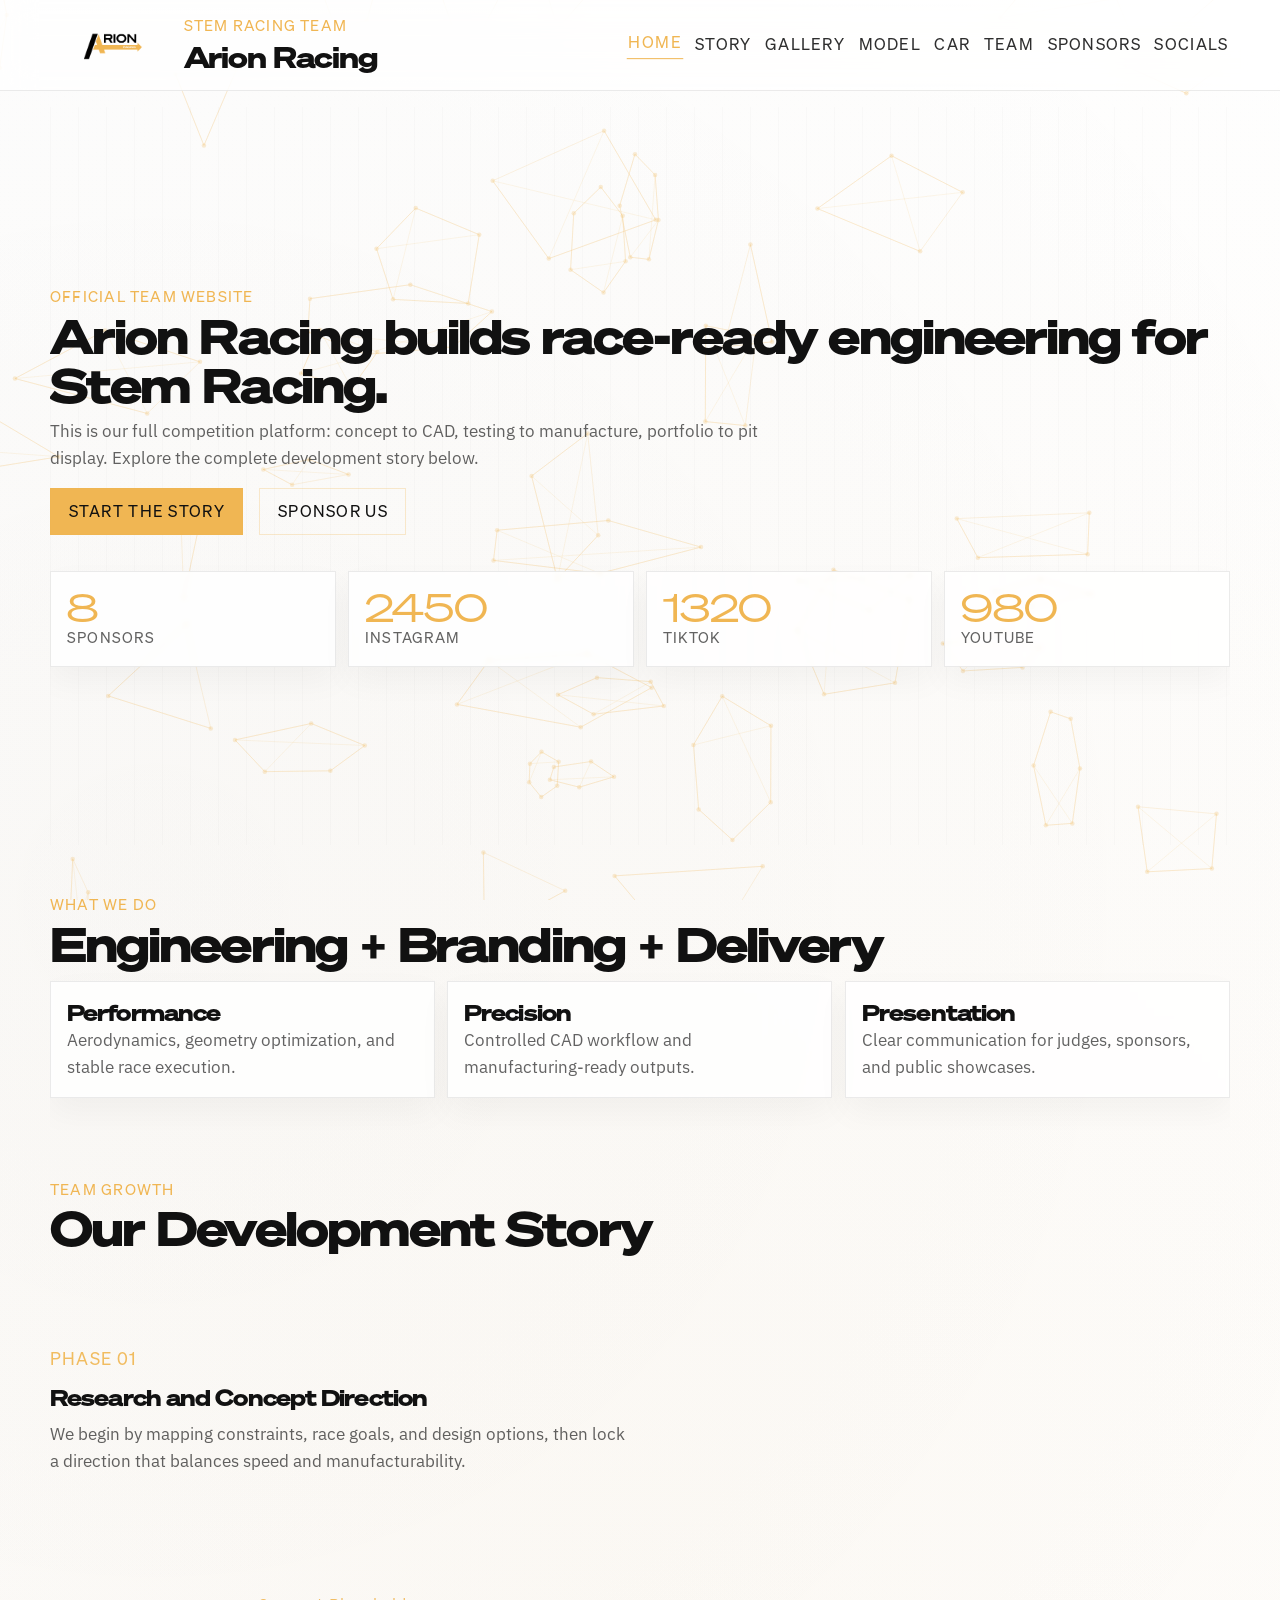
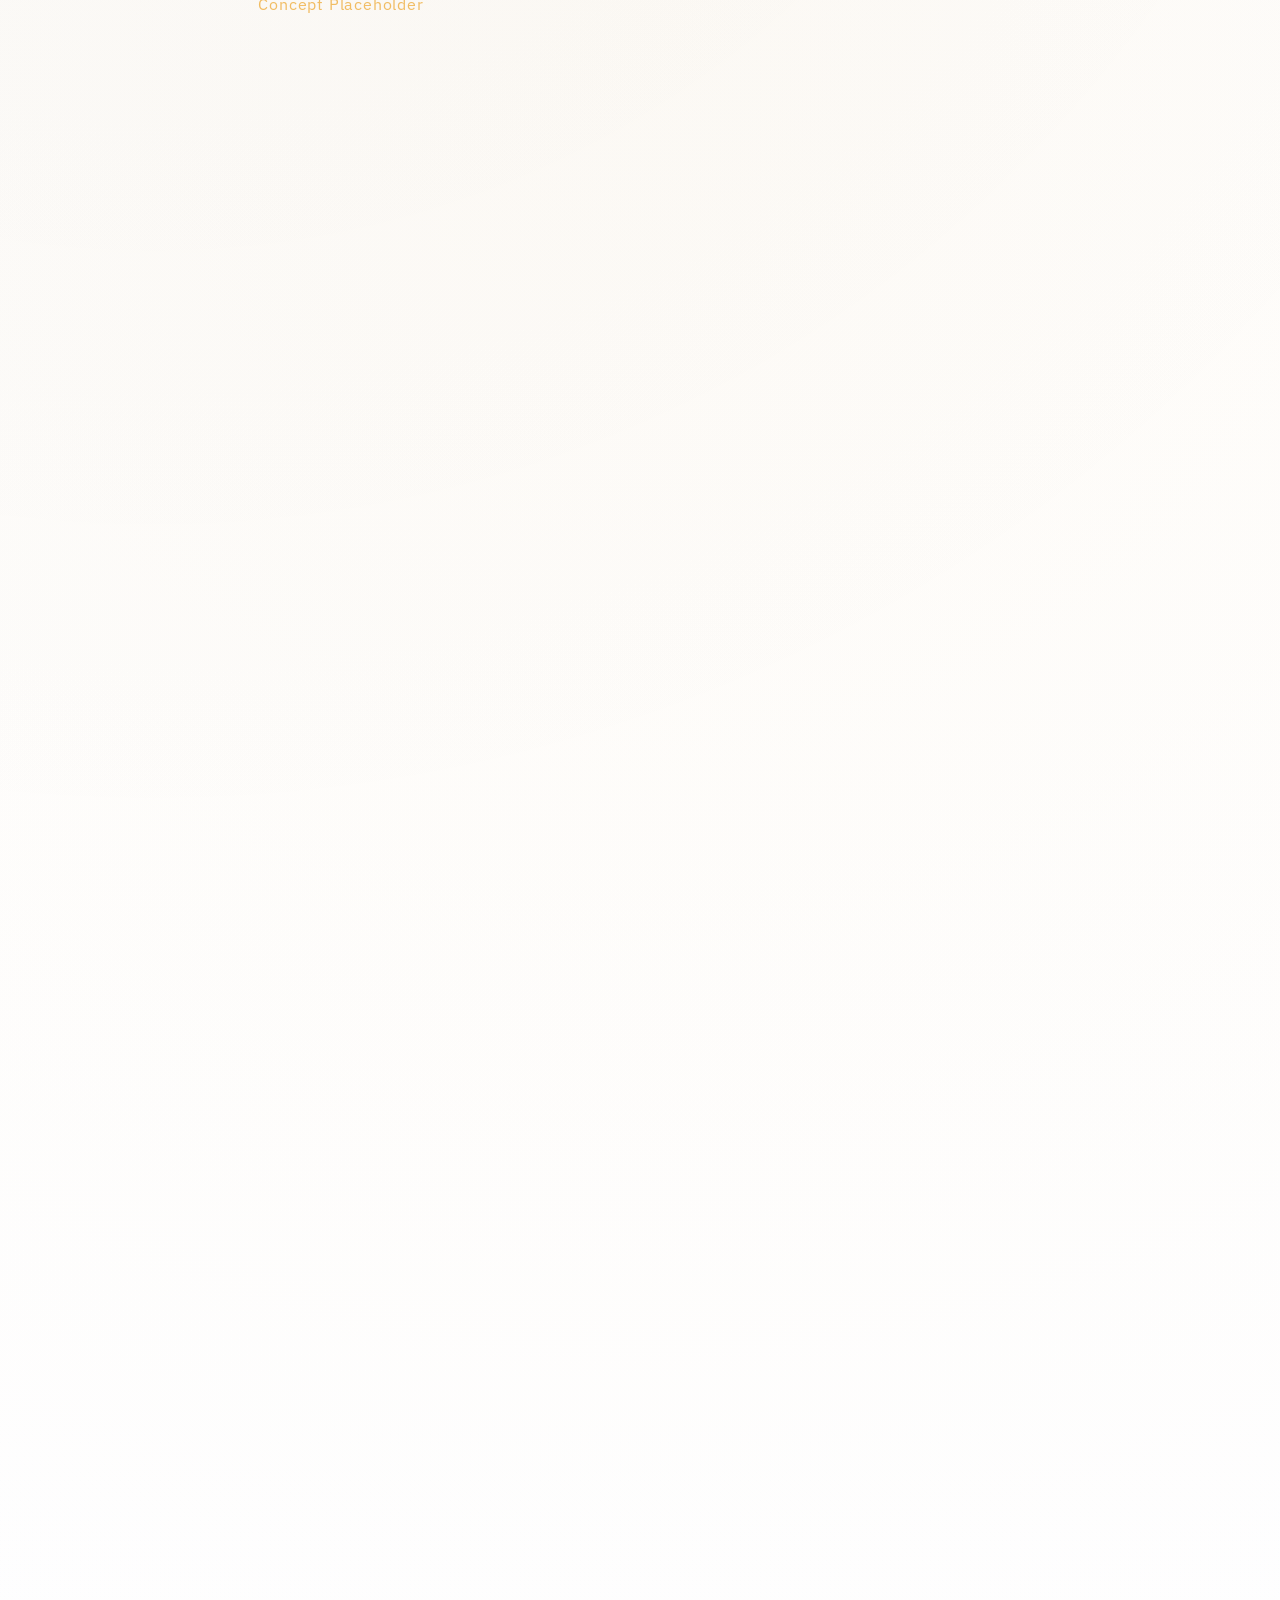
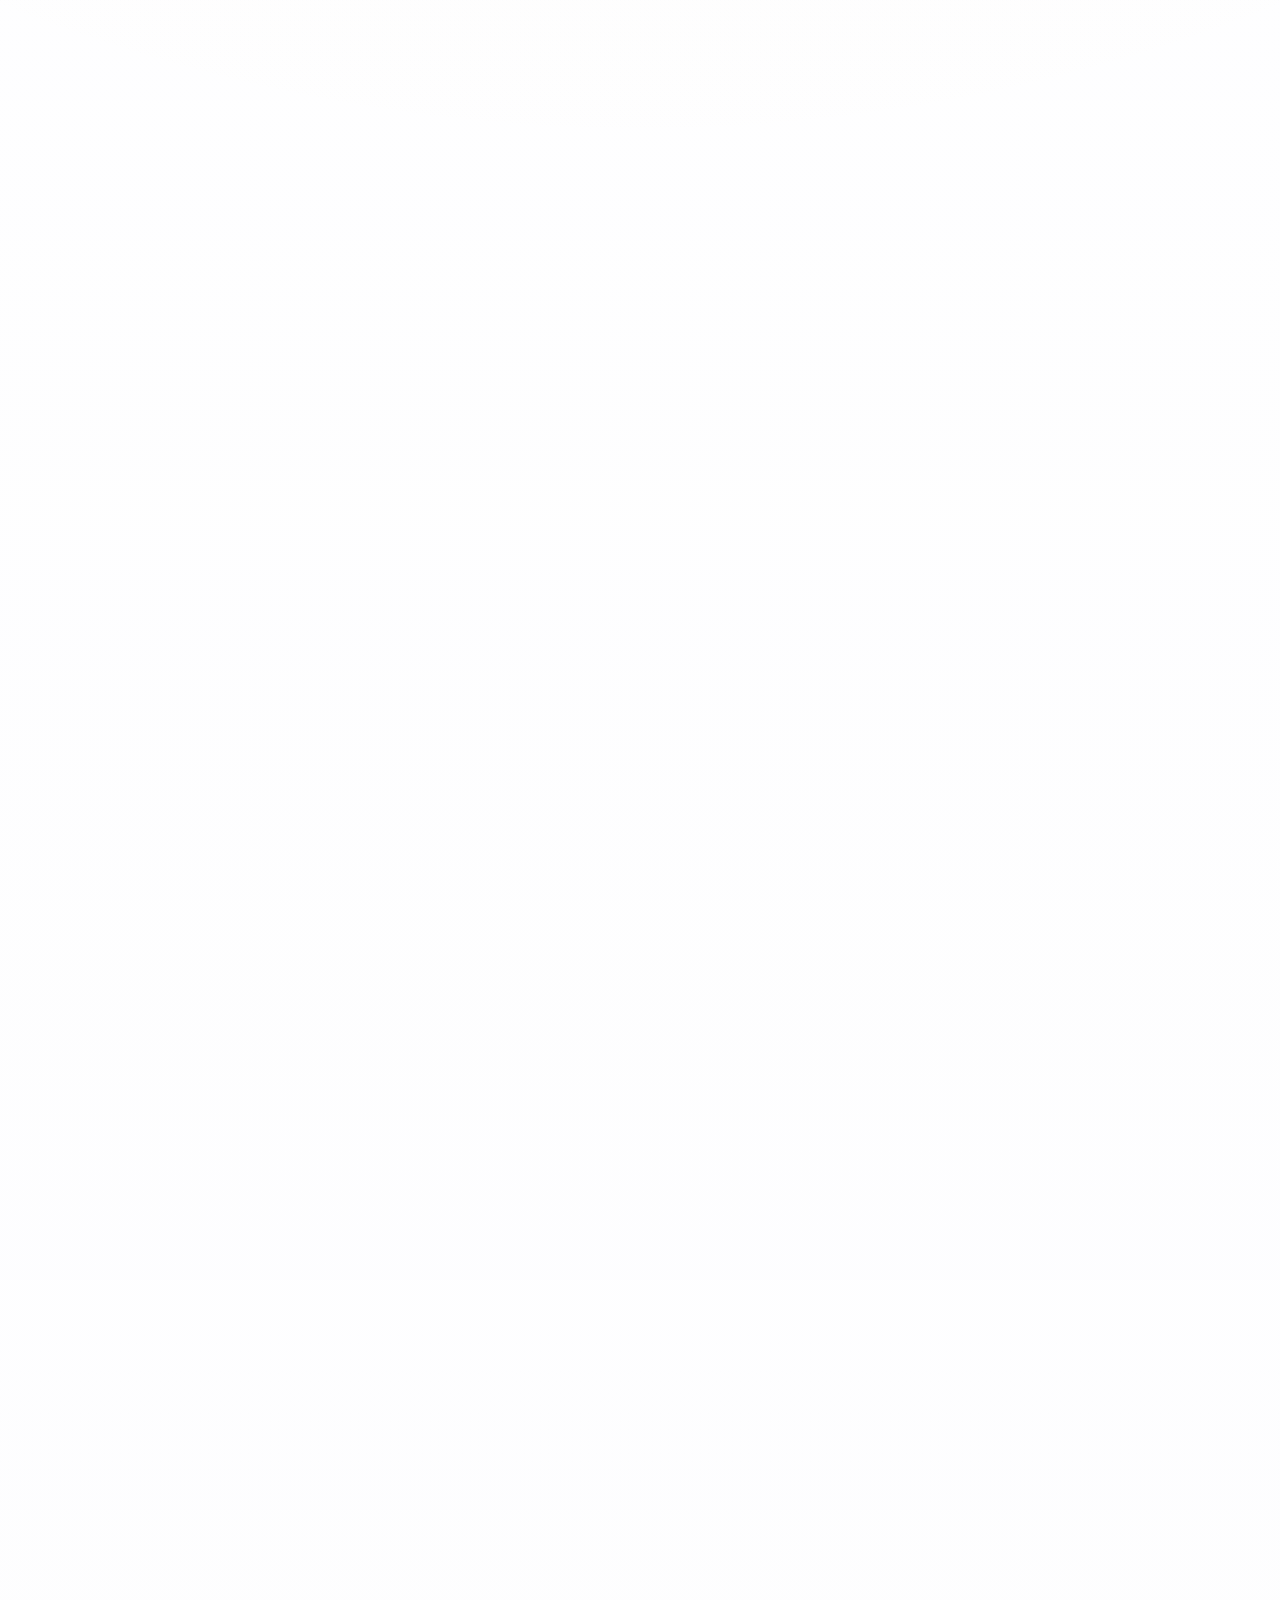
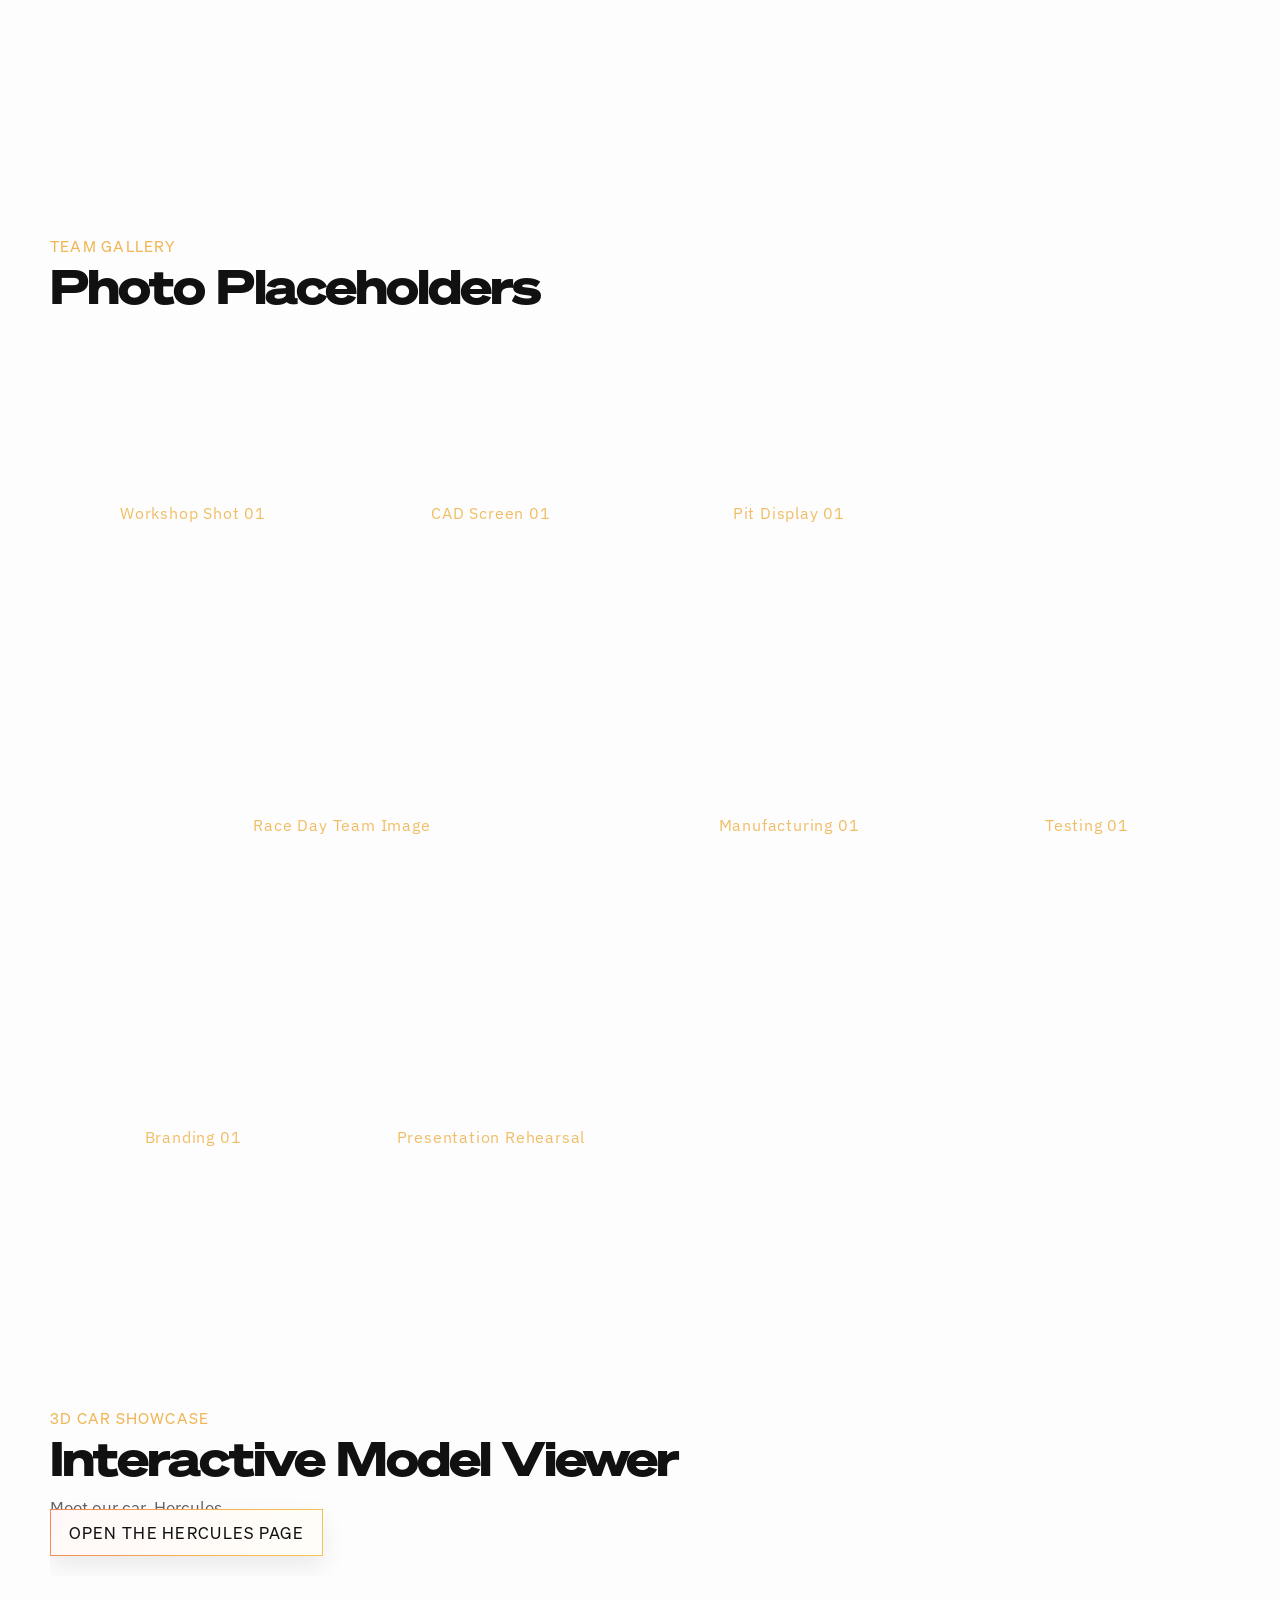
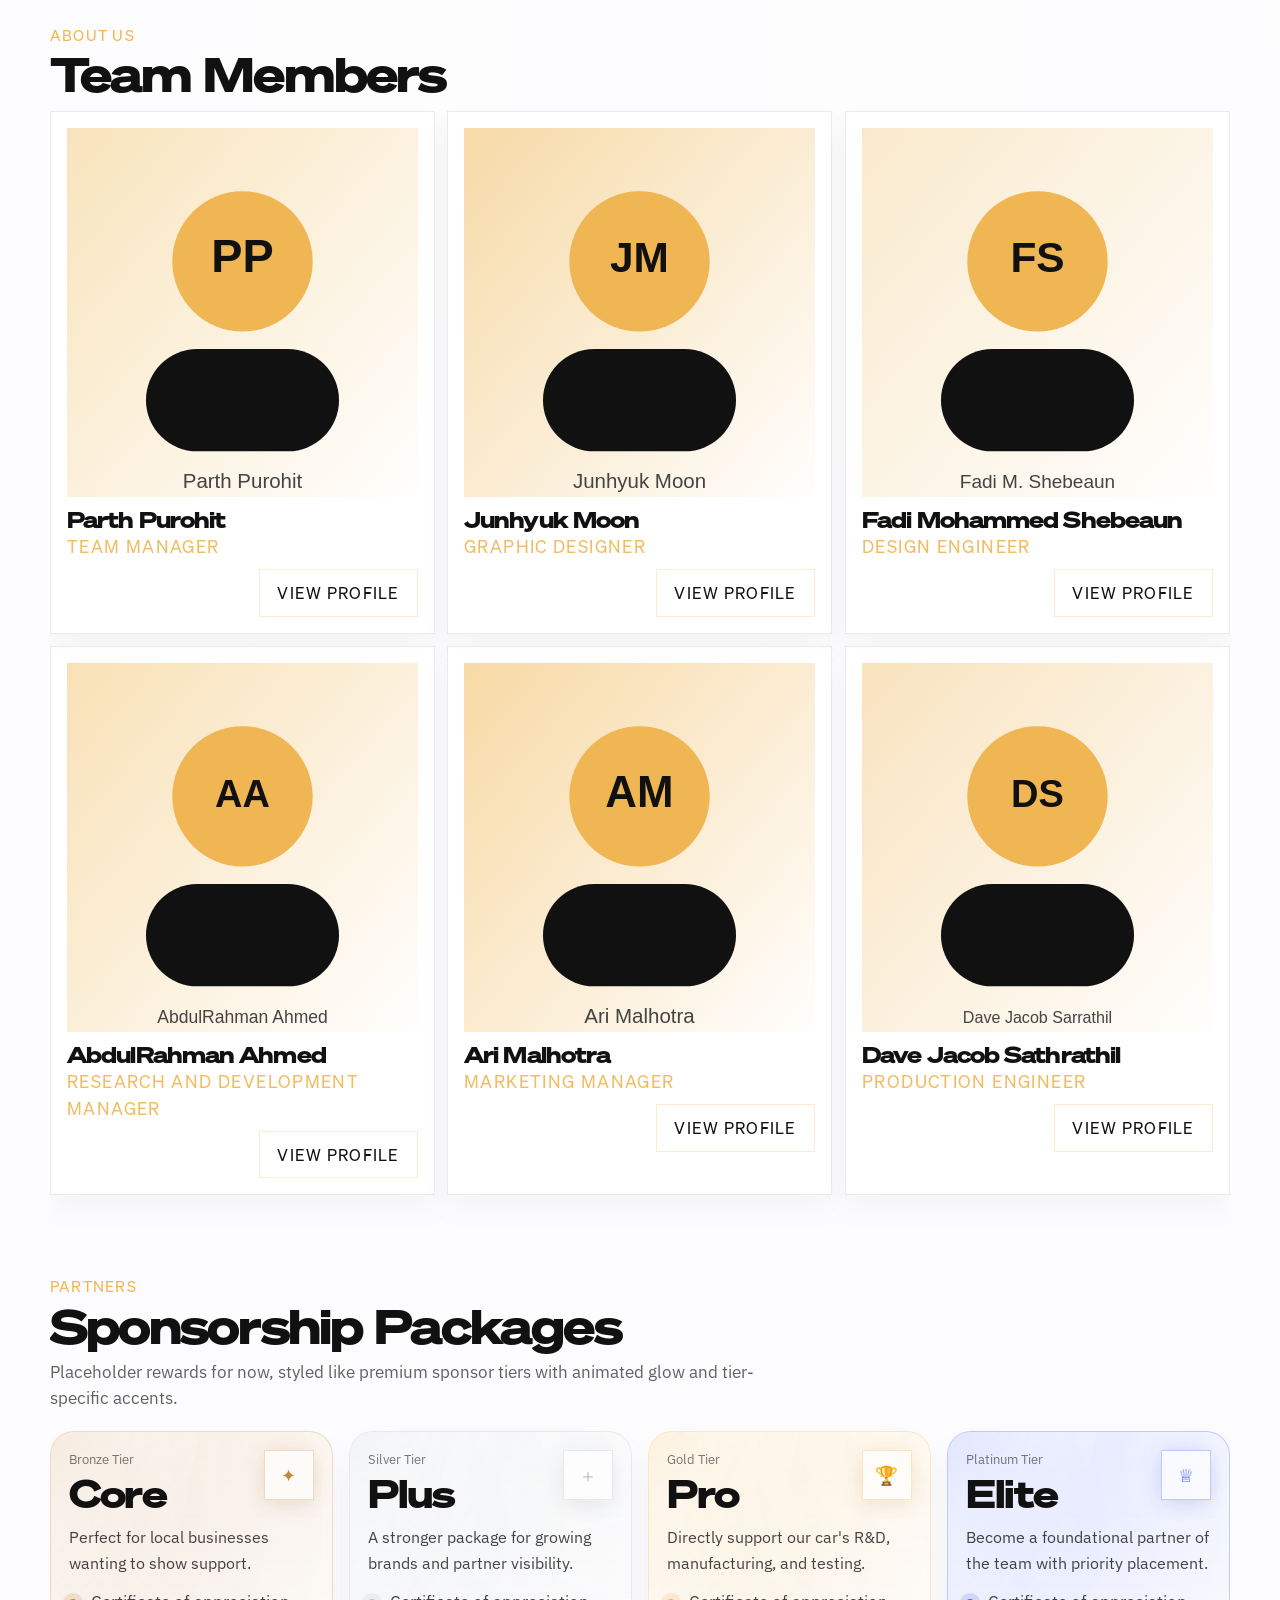
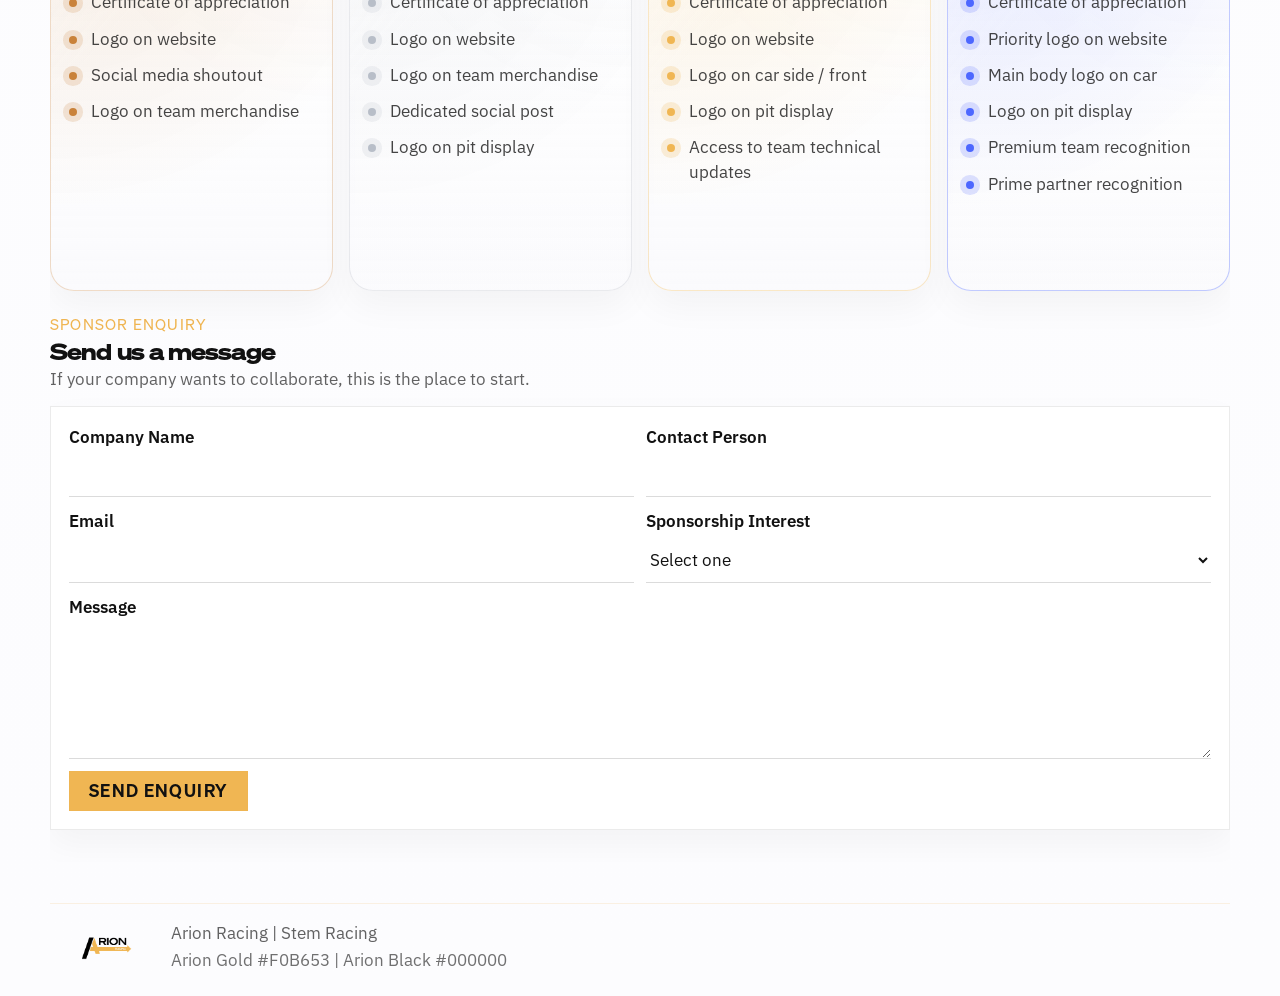
<file: index.html>
<!DOCTYPE html>
<html lang="en">
  <head>
    <meta charset="UTF-8" />
    <meta name="viewport" content="width=device-width, initial-scale=1.0" />
    <title>Arion Racing | Stem Racing</title>
    <meta
      name="description"
      content="Arion Racing official Stem Racing website: engineering journey, team, sponsors, and race development."
    />
    <link rel="preconnect" href="https://fonts.googleapis.com" />
    <link rel="preconnect" href="https://fonts.gstatic.com" crossorigin />
    <link href="https://fonts.googleapis.com/css2?family=IBM+Plex+Sans:wght@400;500;600;700&display=swap" rel="stylesheet" />
    <link rel="stylesheet" href="styles.css" />
  </head>
  <body>
    <div id="scroll-progress" aria-hidden="true"></div>
    <canvas id="particle-field" aria-hidden="true"></canvas>

    <header class="site-header">
      <div class="site-header-inner">
        <div class="brand-wrap">
          <img class="logo-mark" src="assets/arion-racing.png" alt="Arion Racing logo" />
          <div>
            <p class="kicker">Stem Racing Team</p>
            <h1>Arion Racing</h1>
          </div>
        </div>
        <nav class="top-nav" aria-label="Main navigation">
          <a href="#home">Home</a>
          <a href="#story">Story</a>
          <a href="#gallery">Gallery</a>
          <a href="#model">Model</a>
          <a href="car.html">Car</a>
          <a href="#team">Team</a>
          <a href="#sponsors">Sponsors</a>
          <a href="socials.html">Socials</a>
        </nav>
      </div>
    </header>

    <main>
      <section id="home" class="hero section reveal stage">
        <div class="hero-bg-lines" aria-hidden="true"></div>
        <p class="kicker">Official Team Website</p>
        <h2>Arion Racing builds race-ready engineering for Stem Racing.</h2>
        <p class="lead">
          This is our full competition platform: concept to CAD, testing to
          manufacture, portfolio to pit display. Explore the complete development
          story below.
        </p>
        <div class="hero-actions">
          <a class="button-link" href="#story">Start The Story</a>
          <a class="button-link ghost" href="#sponsors">Sponsor Us</a>
        </div>
        <div class="stats-row">
          <article class="stat interactive-3d">
            <p class="stat-number metric-value" data-target="8">0</p>
            <p class="stat-label">Sponsors</p>
          </article>
          <article class="stat interactive-3d">
            <p class="stat-number metric-value" data-target="2450">0</p>
            <p class="stat-label">Instagram</p>
          </article>
          <article class="stat interactive-3d">
            <p class="stat-number metric-value" data-target="1320">0</p>
            <p class="stat-label">TikTok</p>
          </article>
          <article class="stat interactive-3d">
            <p class="stat-number metric-value" data-target="980">0</p>
            <p class="stat-label">Youtube</p>
          </article>
        </div>
      </section>

      <section class="section reveal">
        <div class="section-head">
          <p class="kicker">What We Do</p>
          <h2>Engineering + Branding + Delivery</h2>
        </div>
        <div class="three-col">
          <article class="interactive-3d"><h3>Performance</h3><p>Aerodynamics, geometry optimization, and stable race execution.</p></article>
          <article class="interactive-3d"><h3>Precision</h3><p>Controlled CAD workflow and manufacturing-ready outputs.</p></article>
          <article class="interactive-3d"><h3>Presentation</h3><p>Clear communication for judges, sponsors, and public showcases.</p></article>
        </div>
      </section>

      <section id="story" class="section sticky-story reveal">
        <div class="section-head">
          <p class="kicker">Team Growth</p>
          <h2>Our Development Story</h2>
        </div>

        <div class="story-grid">
          <div class="story-sticky">
            <div class="story-panel" id="story-panel">
              <p class="story-step-label" id="story-label">Phase 01</p>
              <h3 id="story-title">Research and Concept Direction</h3>
              <p id="story-text">
                We begin by mapping constraints, race goals, and design options,
                then lock a direction that balances speed and manufacturability.
              </p>
              <div class="story-image placeholder-image" id="story-image">Concept Placeholder</div>
            </div>
          </div>

          <div class="story-scroll" id="story-scroll">
            <article class="story-item" data-label="Phase 01" data-title="Research and Concept Direction" data-text="We begin by mapping constraints, race goals, and design options, then lock a direction that balances speed and manufacturability." data-image="Concept Placeholder"></article>
            <article class="story-item" data-label="Phase 02" data-title="CAD Blockout and Refinement" data-text="Body shape, wheelbase, and key transitions are developed in CAD with repeatable checkpoints and revision loops." data-image="CAD Placeholder"></article>
            <article class="story-item" data-label="Phase 03" data-title="Aerodynamic Testing and Feedback" data-text="We evaluate drag-sensitive zones, smooth transitions, and revise geometry based on evidence from test feedback." data-image="Aero Placeholder"></article>
            <article class="story-item" data-label="Phase 04" data-title="Manufacturing and Validation" data-text="Final geometry is prepared for production with dimensional checks and race-readiness validation." data-image="Manufacturing Placeholder"></article>
            <article class="story-item" data-label="Phase 05" data-title="Portfolio and Pitch Delivery" data-text="Our final stage aligns technical evidence, branding, and verbal presentation for judging and sponsors." data-image="Presentation Placeholder"></article>
          </div>
        </div>
      </section>

      <section id="gallery" class="section reveal">
        <div class="section-head">
          <p class="kicker">Team Gallery</p>
          <h2>Photo Placeholders</h2>
        </div>
        <div class="gallery-grid">
          <div class="placeholder-image tall interactive-3d">Workshop Shot 01</div>
          <div class="placeholder-image interactive-3d">CAD Screen 01</div>
          <div class="placeholder-image interactive-3d">Pit Display 01</div>
          <div class="placeholder-image wide interactive-3d">Race Day Team Image</div>
          <div class="placeholder-image interactive-3d">Manufacturing 01</div>
          <div class="placeholder-image interactive-3d">Testing 01</div>
          <div class="placeholder-image interactive-3d">Branding 01</div>
          <div class="placeholder-image tall interactive-3d">Presentation Rehearsal</div>
        </div>
      </section>

      <section id="model" class="section reveal">
        <div class="section-head">
          <p class="kicker">3D Car Showcase</p>
          <h2>Interactive Model Viewer</h2>
        </div>
        <p class="lead">Meet our car, Hercules.</p>
        <a class="button-link hercules-link" href="car.html">Open The Hercules Page</a>
      </section>

      <section id="team" class="section reveal">
        <div class="section-head">
          <p class="kicker">About Us</p>
          <h2>Team Members</h2>
        </div>
        <div class="team-grid">
          <article class="member-card interactive-3d"><img src="assets/parth.svg" alt="Parth Purohit" loading="lazy" /><h3>Parth Purohit</h3><p class="role">Team Manager</p><a class="button-link ghost member-link" href="member-parth.html">View Profile</a></article>
          <article class="member-card interactive-3d"><img src="assets/junhyuk.svg" alt="Junhyuk Moon" loading="lazy" /><h3>Junhyuk Moon</h3><p class="role">Graphic Designer</p><a class="button-link ghost member-link" href="member-junhyuk.html">View Profile</a></article>
          <article class="member-card interactive-3d"><img src="assets/fadi.svg" alt="Fadi Mohammed Shebeaun" loading="lazy" /><h3>Fadi Mohammed Shebeaun</h3><p class="role">Design Engineer</p><a class="button-link ghost member-link" href="member-fadi.html">View Profile</a></article>
          <article class="member-card interactive-3d"><img src="assets/abdulrahman.svg" alt="AbdulRahman Ahmed" loading="lazy" /><h3>AbdulRahman Ahmed</h3><p class="role">Research and Development Manager</p><a class="button-link ghost member-link" href="member-abdulrahman.html">View Profile</a></article>
          <article class="member-card interactive-3d"><img src="assets/ari.svg" alt="Ari Malhotra" loading="lazy" /><h3>Ari Malhotra</h3><p class="role">Marketing Manager</p><a class="button-link ghost member-link" href="member-ari.html">View Profile</a></article>
          <article class="member-card interactive-3d"><img src="assets/dave.svg" alt="Dave Jacob Sathrathil" loading="lazy" /><h3>Dave Jacob Sathrathil</h3><p class="role">Production Engineer</p><a class="button-link ghost member-link" href="member-dave.html">View Profile</a></article>
        </div>
      </section>

      <section id="sponsors" class="section reveal">
        <div class="section-head">
          <p class="kicker">Partners</p>
          <h2>Sponsorship Packages</h2>
          <p class="lead">Placeholder rewards for now, styled like premium sponsor tiers with animated glow and tier-specific accents.</p>
        </div>
        <div class="sponsor-tier-grid">
          <article class="tier-card tier-core interactive-3d">
            <div class="tier-header">
              <div>
                <p class="tier-label">Bronze Tier</p>
                <h3>Core</h3>
              </div>
              <div class="tier-icon">✦</div>
            </div>
            <p class="tier-summary">Perfect for local businesses wanting to show support.</p>
            <ul class="reward-list">
              <li>Certificate of appreciation</li>
              <li>Logo on website</li>
              <li>Social media shoutout</li>
              <li>Logo on team merchandise</li>
            </ul>
          </article>

          <article class="tier-card tier-plus interactive-3d">
            <div class="tier-header">
              <div>
                <p class="tier-label">Silver Tier</p>
                <h3>Plus</h3>
              </div>
              <div class="tier-icon">＋</div>
            </div>
            <p class="tier-summary">A stronger package for growing brands and partner visibility.</p>
            <ul class="reward-list">
              <li>Certificate of appreciation</li>
              <li>Logo on website</li>
              <li>Logo on team merchandise</li>
              <li>Dedicated social post</li>
              <li>Logo on pit display</li>
            </ul>
          </article>

          <article class="tier-card tier-pro interactive-3d">
            <div class="tier-header">
              <div>
                <p class="tier-label">Gold Tier</p>
                <h3>Pro</h3>
              </div>
              <div class="tier-icon">🏆</div>
            </div>
            <p class="tier-summary">Directly support our car's R&amp;D, manufacturing, and testing.</p>
            <ul class="reward-list">
              <li>Certificate of appreciation</li>
              <li>Logo on website</li>
              <li>Logo on car side / front</li>
              <li>Logo on pit display</li>
              <li>Access to team technical updates</li>
            </ul>
          </article>

          <article class="tier-card tier-elite interactive-3d">
            <div class="tier-header">
              <div>
                <p class="tier-label">Platinum Tier</p>
                <h3>Elite</h3>
              </div>
              <div class="tier-icon">♕</div>
            </div>
            <p class="tier-summary">Become a foundational partner of the team with priority placement.</p>
            <ul class="reward-list">
              <li>Certificate of appreciation</li>
              <li>Priority logo on website</li>
              <li>Main body logo on car</li>
              <li>Logo on pit display</li>
              <li>Premium team recognition</li>
              <li>Prime partner recognition</li>
            </ul>
          </article>
        </div>

        <div class="sponsor-enquiry">
          <div class="section-head">
            <p class="kicker">Sponsor Enquiry</p>
            <h3>Send us a message</h3>
            <p class="lead">If your company wants to collaborate, this is the place to start.</p>
          </div>

        <form id="sponsor-form" class="contact-form sponsor-form" action="mailto:team@arionracing.example" method="post" enctype="text/plain">
          <label>Company Name<input type="text" name="company" required /></label>
          <label>Contact Person<input type="text" name="contact" required /></label>
          <label>Email<input type="email" name="email" required /></label>
          <label>Sponsorship Interest
            <select name="interest" required>
              <option value="">Select one</option>
              <option>Core / Bronze Tier</option>
              <option>Plus / Silver Tier</option>
              <option>Pro / Gold Tier</option>
              <option>Elite / Platinum Tier</option>
              <option>Custom Partnership</option>
            </select>
          </label>
          <label class="full">Message<textarea rows="5" name="message" required></textarea></label>
          <button type="submit">Send Enquiry</button>
        </form>
        </div>
      </section>
    </main>

    <footer class="site-footer reveal">
      <div class="footer-brand">
        <img class="logo-mark footer-logo" src="assets/arion-racing.png" alt="Arion Racing logo" />
        <div>
          <p>Arion Racing | Stem Racing</p>
          <p class="muted">Arion Gold #F0B653 | Arion Black #000000</p>
        </div>
      </div>
    </footer>

    <script src="script.js"></script>
  </body>
</html>
</file>
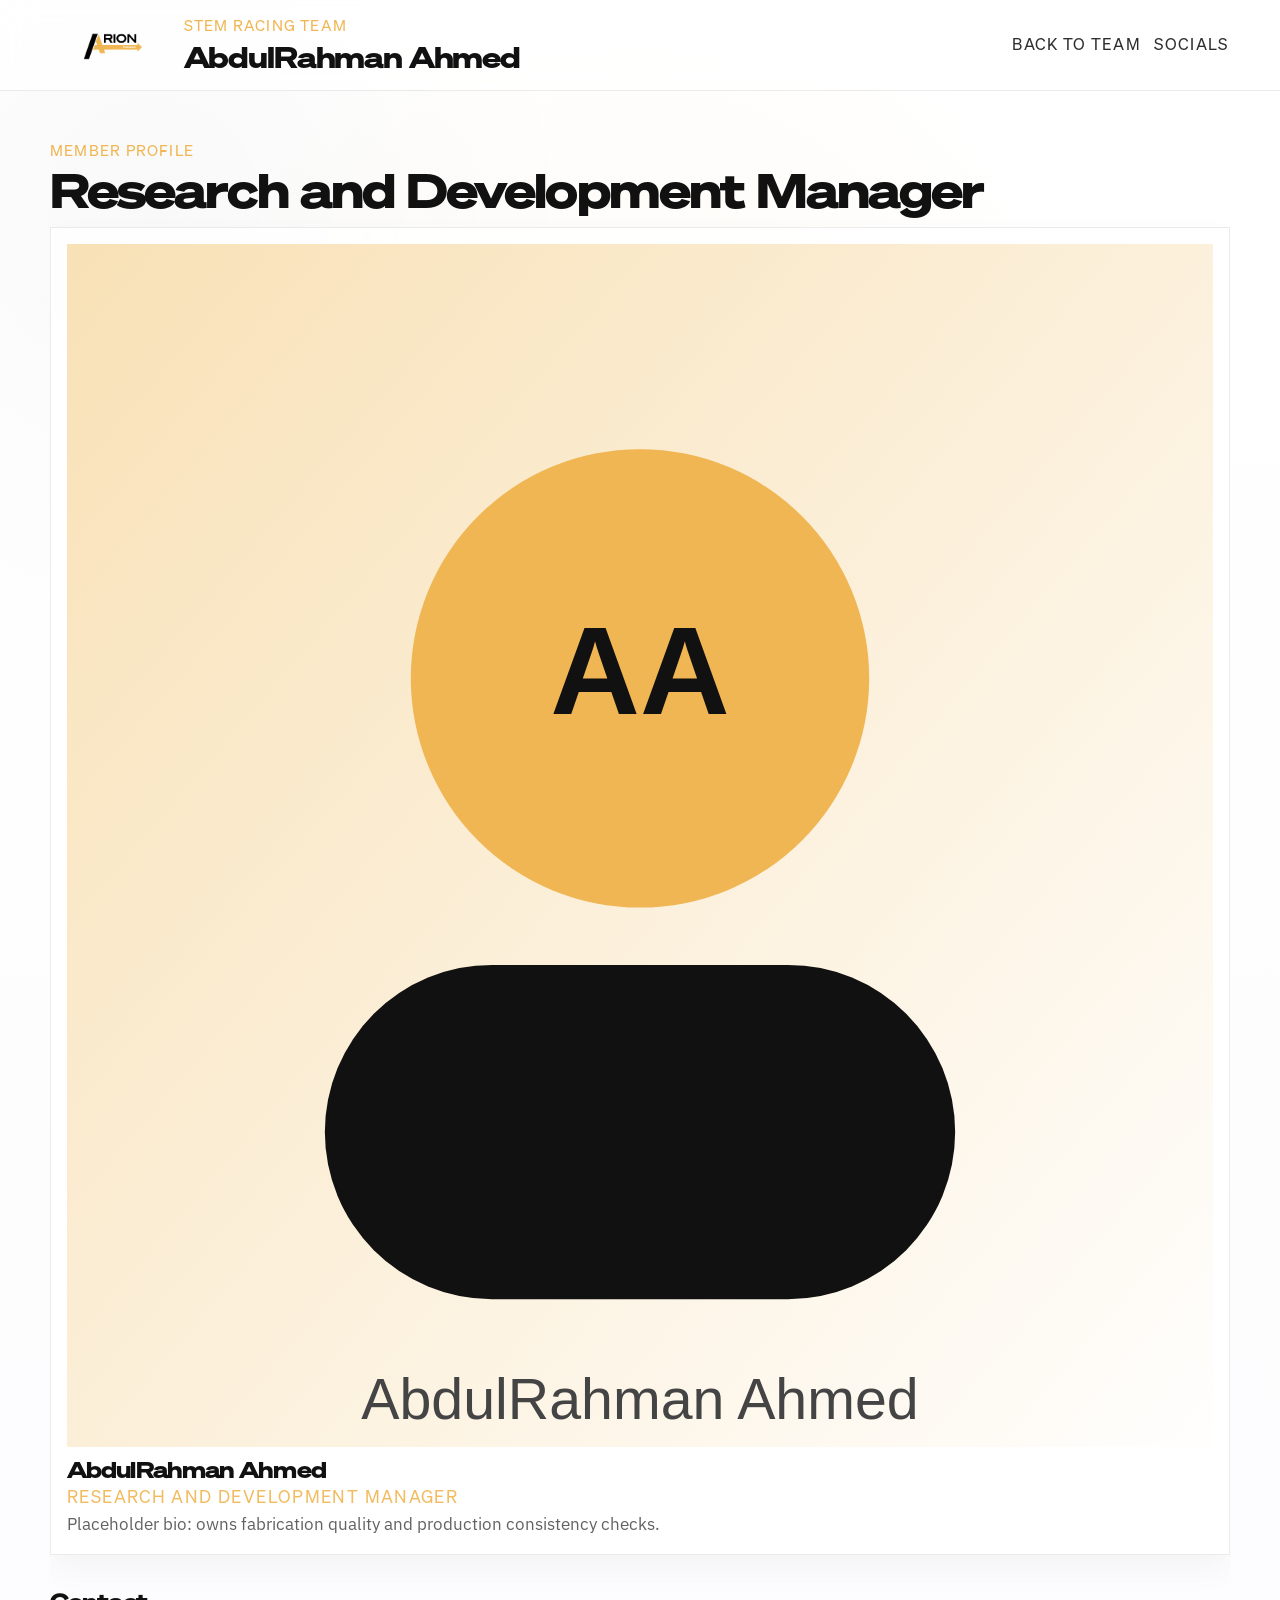
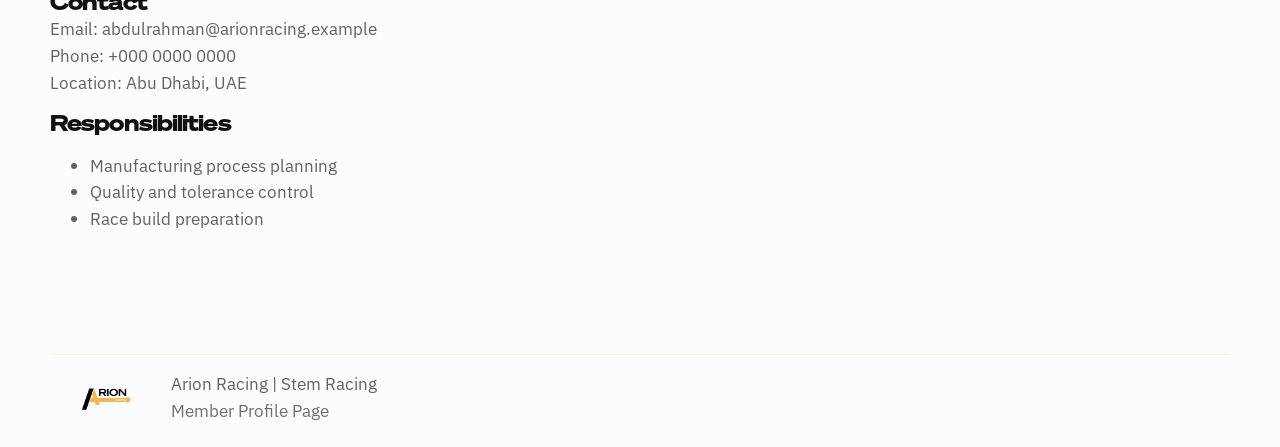
<file: member-abdulrahman.html>
<!DOCTYPE html>
<html lang="en">
  <head>
    <meta charset="UTF-8" />
    <meta name="viewport" content="width=device-width, initial-scale=1.0" />
    <title>AbdulRahman Ahmed | Arion Racing</title>
    <meta name="description" content="AbdulRahman Ahmed profile page for Arion Racing Stem Racing." />
    <link rel="preconnect" href="https://fonts.googleapis.com" />
    <link rel="preconnect" href="https://fonts.gstatic.com" crossorigin />
    <link href="https://fonts.googleapis.com/css2?family=IBM+Plex+Sans:wght@400;500;600;700&display=swap" rel="stylesheet" />
    <link rel="stylesheet" href="styles.css" />
  </head>
  <body>
    <header class="site-header">
      <div class="site-header-inner">
        <div class="brand-wrap">
          <img class="logo-mark" src="assets/arion-racing.png" alt="Arion Racing logo" />
          <div>
            <p class="kicker">Stem Racing Team</p>
            <h1>AbdulRahman Ahmed</h1>
          </div>
        </div>
        <nav class="top-nav" aria-label="Main navigation">
          <a href="index.html#team">Back To Team</a>
          <a href="socials.html">Socials</a>
        </nav>
      </div>
    </header>

    <main>
      <section class="section reveal visible">
        <div class="section-head">
          <p class="kicker">Member Profile</p>
          <h2>Research and Development Manager</h2>
        </div>
        <div class="model-layout">
          <article class="member-card interactive-3d">
            <img src="assets/abdulrahman.svg" alt="AbdulRahman Ahmed" loading="lazy" />
            <h3>AbdulRahman Ahmed</h3>
            <p class="role">Research and Development Manager</p>
            <p>Placeholder bio: owns fabrication quality and production consistency checks.</p>
          </article>
          <article class="section interactive-3d">
            <h3>Contact</h3>
            <p>Email: abdulrahman@arionracing.example</p>
            <p>Phone: +000 0000 0000</p>
            <p>Location: Abu Dhabi, UAE</p>
            <h3 style="margin-top:0.7rem;">Responsibilities</h3>
            <ul>
              <li>Manufacturing process planning</li>
              <li>Quality and tolerance control</li>
              <li>Race build preparation</li>
            </ul>
          </article>
        </div>
      </section>
    </main>

    <footer class="site-footer">
      <div class="footer-brand">
        <img class="logo-mark footer-logo" src="assets/arion-racing.png" alt="Arion Racing logo" />
        <div>
          <p>Arion Racing | Stem Racing</p>
          <p class="muted">Member Profile Page</p>
        </div>
      </div>
    </footer>

    <script src="script.js"></script>
  </body>
</html>
</file>
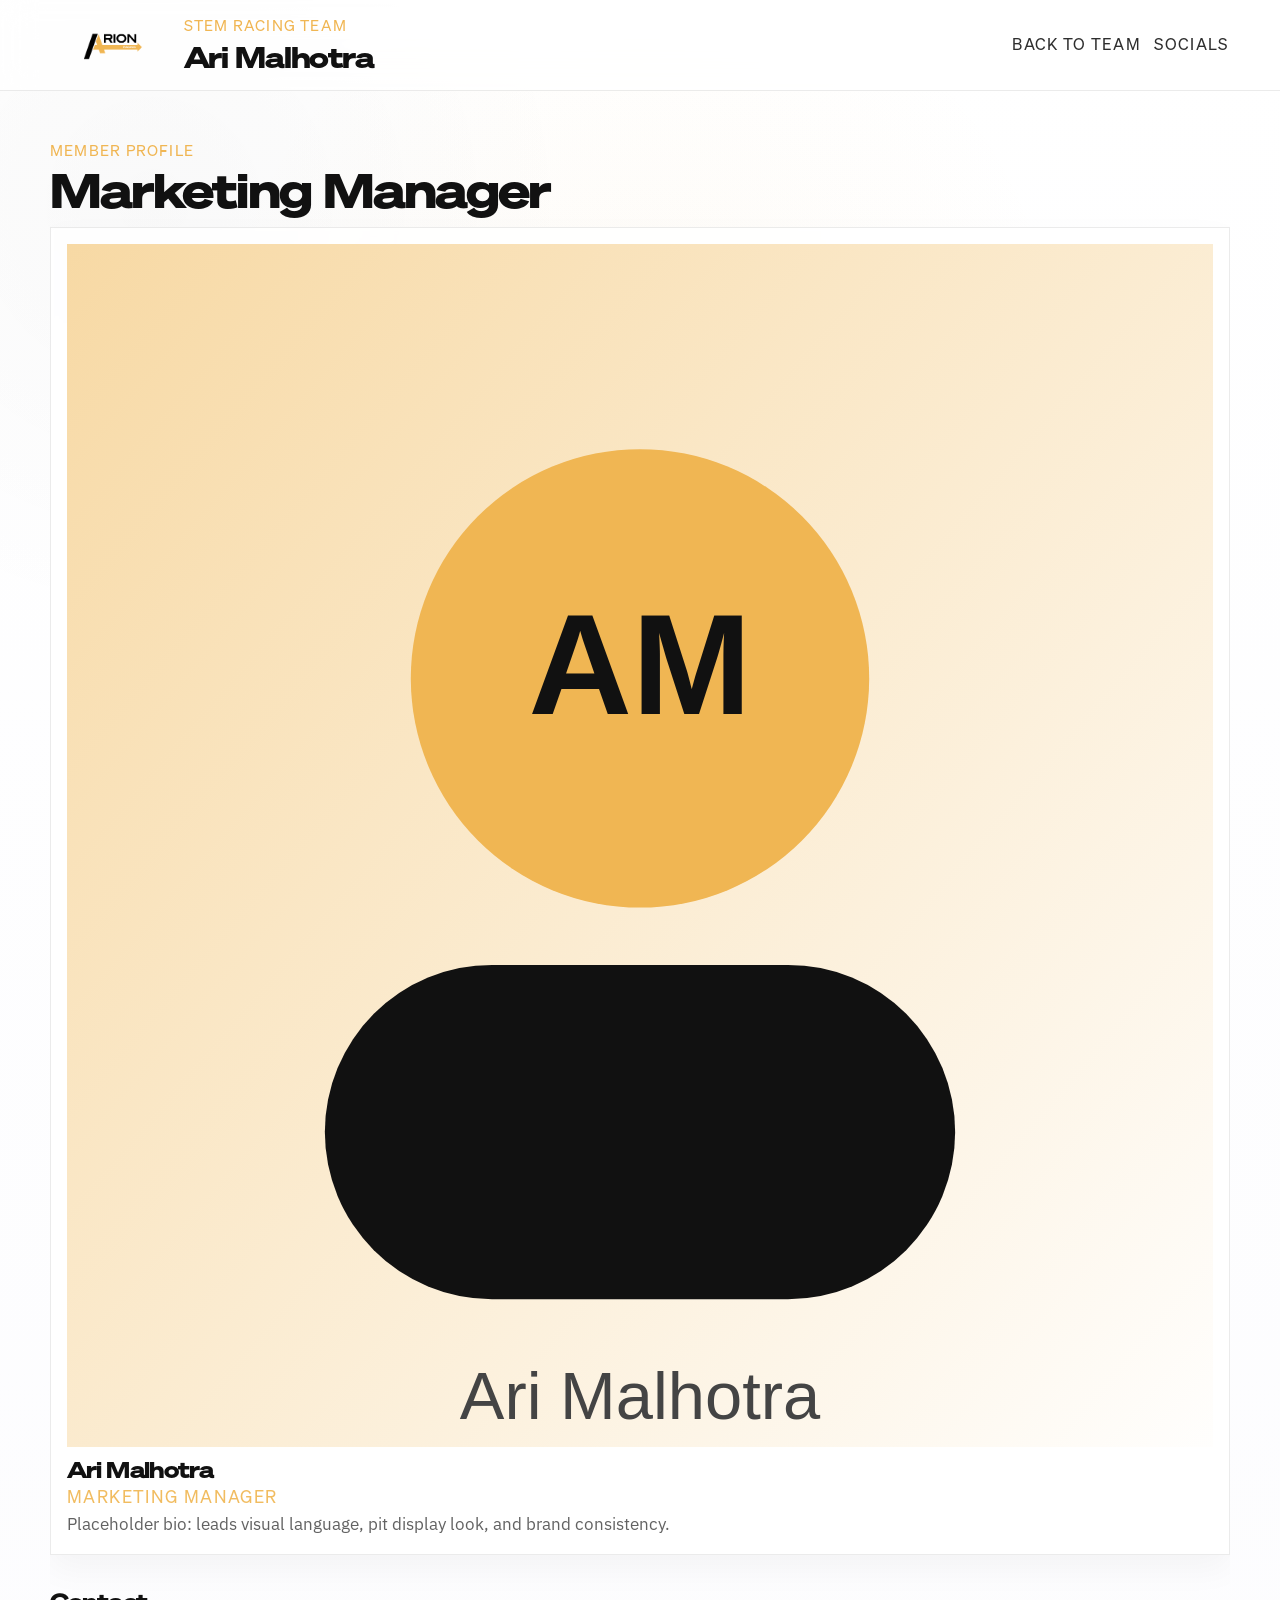
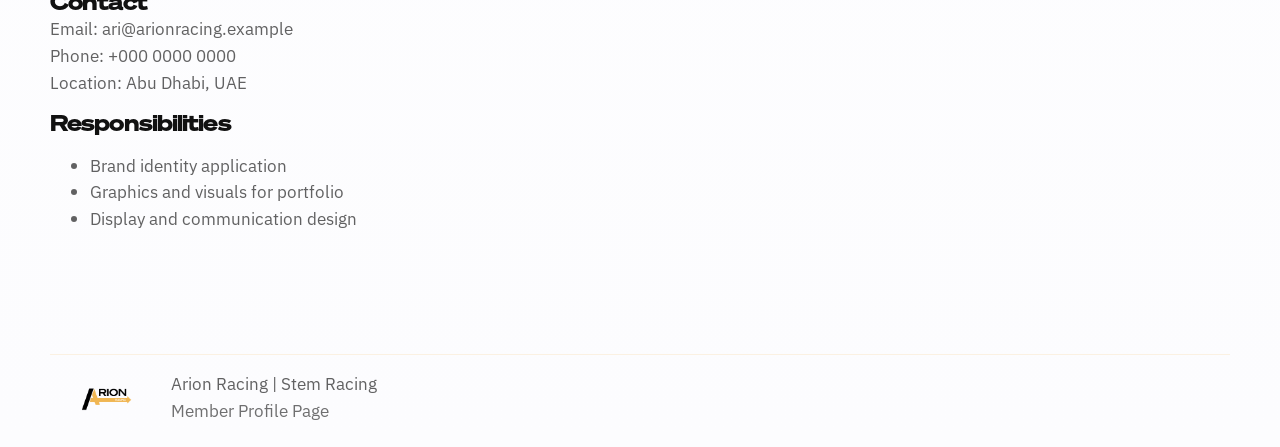
<file: member-ari.html>
<!DOCTYPE html>
<html lang="en">
  <head>
    <meta charset="UTF-8" />
    <meta name="viewport" content="width=device-width, initial-scale=1.0" />
    <title>Ari Malhotra | Arion Racing</title>
    <meta name="description" content="Ari Malhotra profile page for Arion Racing Stem Racing." />
    <link rel="preconnect" href="https://fonts.googleapis.com" />
    <link rel="preconnect" href="https://fonts.gstatic.com" crossorigin />
    <link href="https://fonts.googleapis.com/css2?family=IBM+Plex+Sans:wght@400;500;600;700&display=swap" rel="stylesheet" />
    <link rel="stylesheet" href="styles.css" />
  </head>
  <body>
    <header class="site-header">
      <div class="site-header-inner">
        <div class="brand-wrap">
          <img class="logo-mark" src="assets/arion-racing.png" alt="Arion Racing logo" />
          <div>
            <p class="kicker">Stem Racing Team</p>
            <h1>Ari Malhotra</h1>
          </div>
        </div>
        <nav class="top-nav" aria-label="Main navigation">
          <a href="index.html#team">Back To Team</a>
          <a href="socials.html">Socials</a>
        </nav>
      </div>
    </header>

    <main>
      <section class="section reveal visible">
        <div class="section-head">
          <p class="kicker">Member Profile</p>
          <h2>Marketing Manager</h2>
        </div>
        <div class="model-layout">
          <article class="member-card interactive-3d">
            <img src="assets/ari.svg" alt="Ari Malhotra" loading="lazy" />
            <h3>Ari Malhotra</h3>
            <p class="role">Marketing Manager</p>
            <p>Placeholder bio: leads visual language, pit display look, and brand consistency.</p>
          </article>
          <article class="section interactive-3d">
            <h3>Contact</h3>
            <p>Email: ari@arionracing.example</p>
            <p>Phone: +000 0000 0000</p>
            <p>Location: Abu Dhabi, UAE</p>
            <h3 style="margin-top:0.7rem;">Responsibilities</h3>
            <ul>
              <li>Brand identity application</li>
              <li>Graphics and visuals for portfolio</li>
              <li>Display and communication design</li>
            </ul>
          </article>
        </div>
      </section>
    </main>

    <footer class="site-footer">
      <div class="footer-brand">
        <img class="logo-mark footer-logo" src="assets/arion-racing.png" alt="Arion Racing logo" />
        <div>
          <p>Arion Racing | Stem Racing</p>
          <p class="muted">Member Profile Page</p>
        </div>
      </div>
    </footer>

    <script src="script.js"></script>
  </body>
</html>
</file>
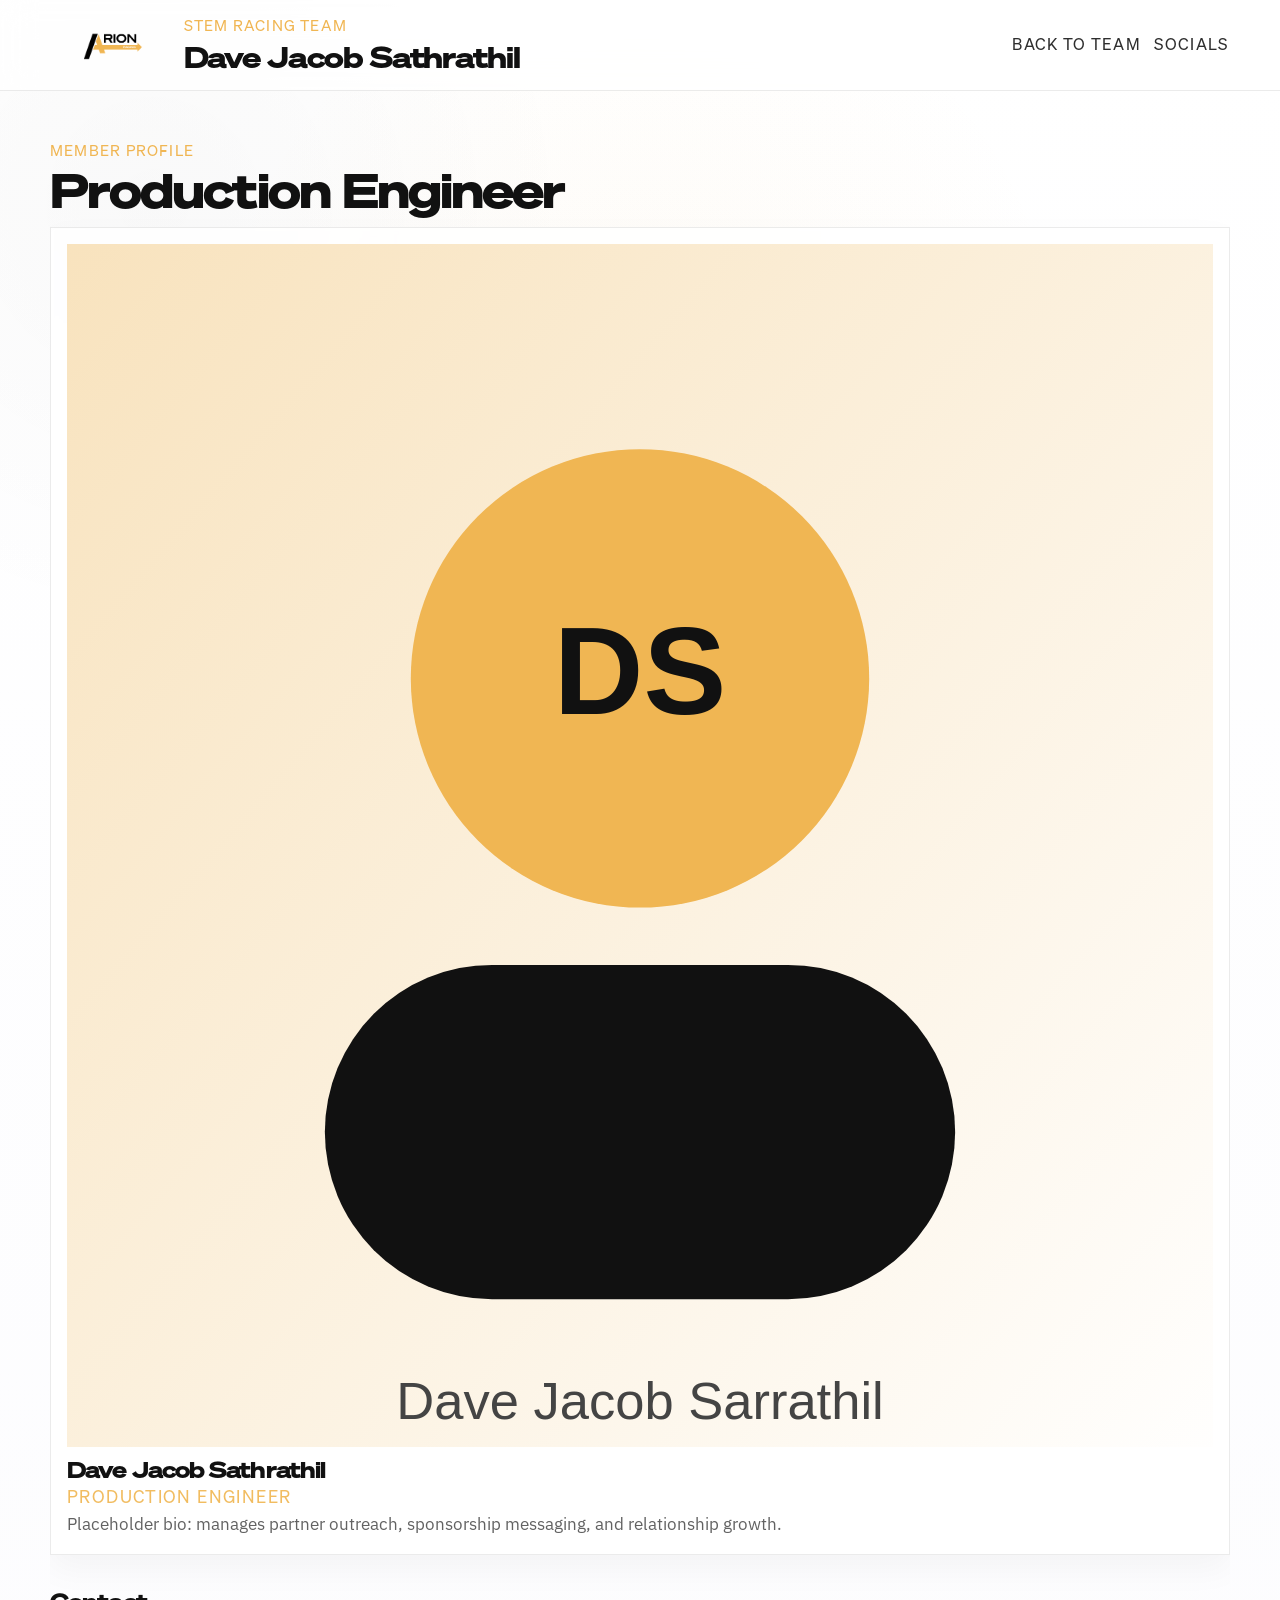
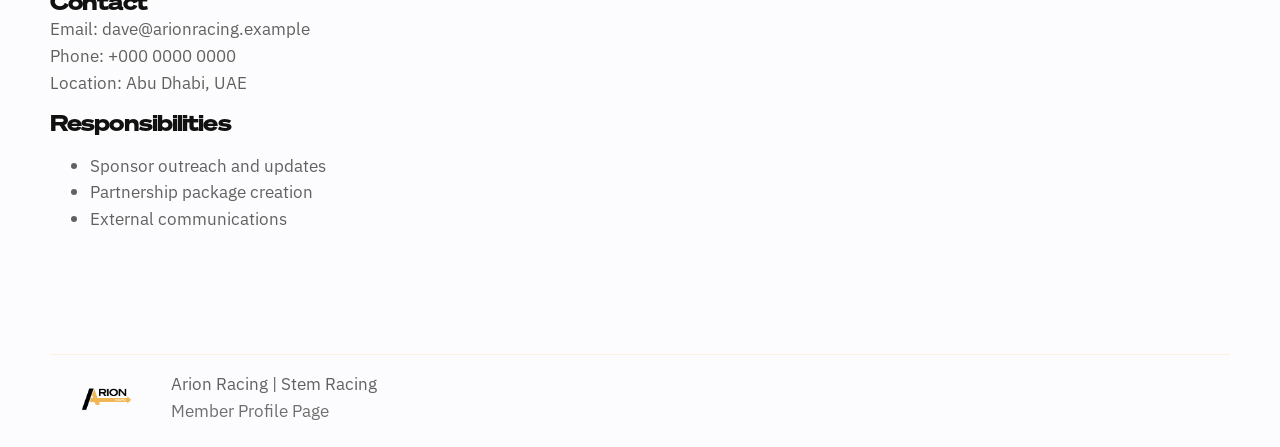
<file: member-dave.html>
<!DOCTYPE html>
<html lang="en">
  <head>
    <meta charset="UTF-8" />
    <meta name="viewport" content="width=device-width, initial-scale=1.0" />
    <title>Dave Jacob Sathrathil | Arion Racing</title>
    <meta name="description" content="Dave Jacob Sathrathil profile page for Arion Racing Stem Racing." />
    <link rel="preconnect" href="https://fonts.googleapis.com" />
    <link rel="preconnect" href="https://fonts.gstatic.com" crossorigin />
    <link href="https://fonts.googleapis.com/css2?family=IBM+Plex+Sans:wght@400;500;600;700&display=swap" rel="stylesheet" />
    <link rel="stylesheet" href="styles.css" />
  </head>
  <body>
    <header class="site-header">
      <div class="site-header-inner">
        <div class="brand-wrap">
          <img class="logo-mark" src="assets/arion-racing.png" alt="Arion Racing logo" />
          <div>
            <p class="kicker">Stem Racing Team</p>
            <h1>Dave Jacob Sathrathil</h1>
          </div>
        </div>
        <nav class="top-nav" aria-label="Main navigation">
          <a href="index.html#team">Back To Team</a>
          <a href="socials.html">Socials</a>
        </nav>
      </div>
    </header>

    <main>
      <section class="section reveal visible">
        <div class="section-head">
          <p class="kicker">Member Profile</p>
          <h2>Production Engineer</h2>
        </div>
        <div class="model-layout">
          <article class="member-card interactive-3d">
            <img src="assets/dave.svg" alt="Dave Jacob Sathrathil" loading="lazy" />
            <h3>Dave Jacob Sathrathil</h3>
            <p class="role">Production Engineer</p>
            <p>Placeholder bio: manages partner outreach, sponsorship messaging, and relationship growth.</p>
          </article>
          <article class="section interactive-3d">
            <h3>Contact</h3>
            <p>Email: dave@arionracing.example</p>
            <p>Phone: +000 0000 0000</p>
            <p>Location: Abu Dhabi, UAE</p>
            <h3 style="margin-top:0.7rem;">Responsibilities</h3>
            <ul>
              <li>Sponsor outreach and updates</li>
              <li>Partnership package creation</li>
              <li>External communications</li>
            </ul>
          </article>
        </div>
      </section>
    </main>

    <footer class="site-footer">
      <div class="footer-brand">
        <img class="logo-mark footer-logo" src="assets/arion-racing.png" alt="Arion Racing logo" />
        <div>
          <p>Arion Racing | Stem Racing</p>
          <p class="muted">Member Profile Page</p>
        </div>
      </div>
    </footer>

    <script src="script.js"></script>
  </body>
</html>
</file>
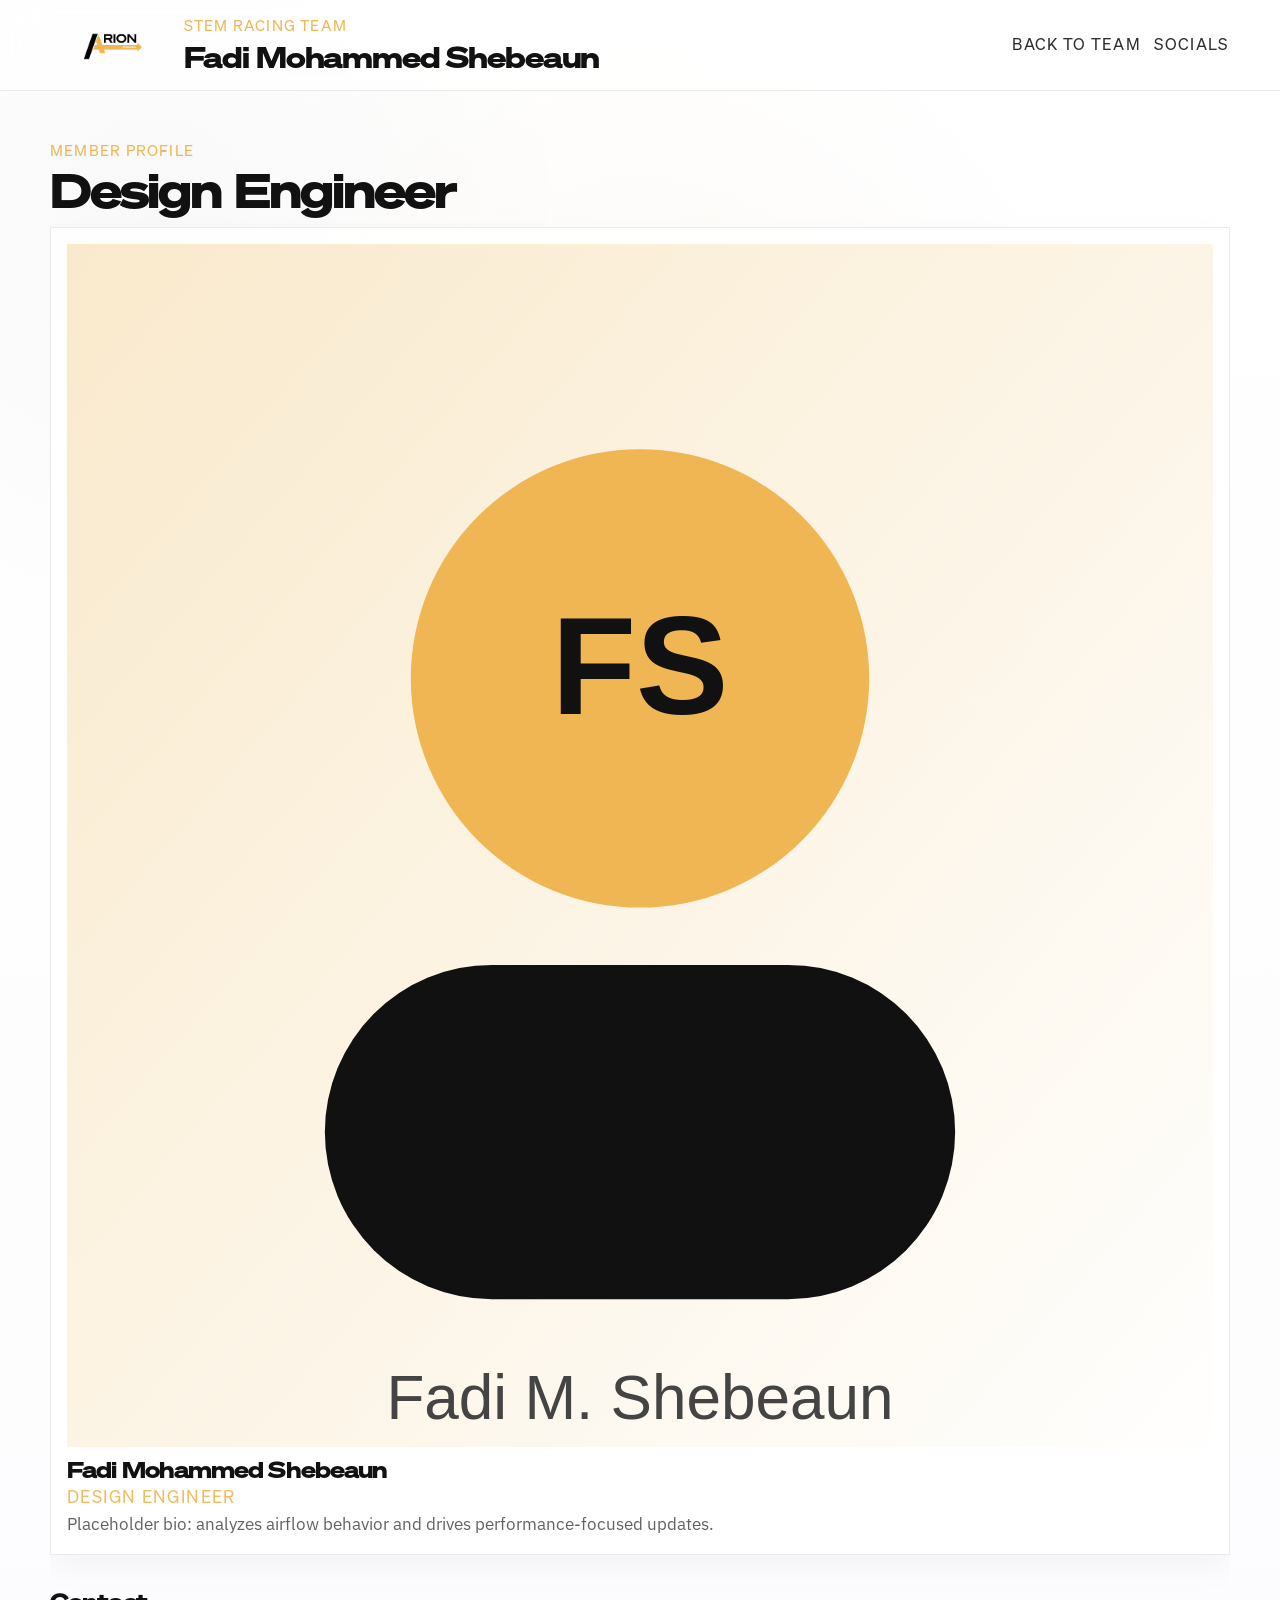
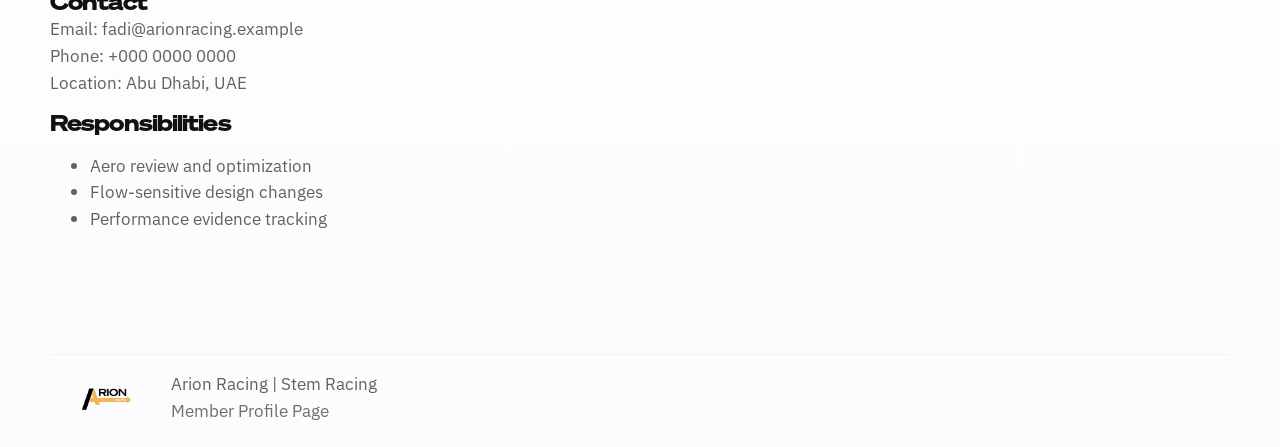
<file: member-fadi.html>
<!DOCTYPE html>
<html lang="en">
  <head>
    <meta charset="UTF-8" />
    <meta name="viewport" content="width=device-width, initial-scale=1.0" />
    <title>Fadi Mohammed Shebeaun | Arion Racing</title>
    <meta name="description" content="Fadi Mohammed Shebeaun profile page for Arion Racing Stem Racing." />
    <link rel="preconnect" href="https://fonts.googleapis.com" />
    <link rel="preconnect" href="https://fonts.gstatic.com" crossorigin />
    <link href="https://fonts.googleapis.com/css2?family=IBM+Plex+Sans:wght@400;500;600;700&display=swap" rel="stylesheet" />
    <link rel="stylesheet" href="styles.css" />
  </head>
  <body>
    <header class="site-header">
      <div class="site-header-inner">
        <div class="brand-wrap">
          <img class="logo-mark" src="assets/arion-racing.png" alt="Arion Racing logo" />
          <div>
            <p class="kicker">Stem Racing Team</p>
            <h1>Fadi Mohammed Shebeaun</h1>
          </div>
        </div>
        <nav class="top-nav" aria-label="Main navigation">
          <a href="index.html#team">Back To Team</a>
          <a href="socials.html">Socials</a>
        </nav>
      </div>
    </header>

    <main>
      <section class="section reveal visible">
        <div class="section-head">
          <p class="kicker">Member Profile</p>
          <h2>Design Engineer</h2>
        </div>
        <div class="model-layout">
          <article class="member-card interactive-3d">
            <img src="assets/fadi.svg" alt="Fadi Mohammed Shebeaun" loading="lazy" />
            <h3>Fadi Mohammed Shebeaun</h3>
            <p class="role">Design Engineer</p>
            <p>Placeholder bio: analyzes airflow behavior and drives performance-focused updates.</p>
          </article>
          <article class="section interactive-3d">
            <h3>Contact</h3>
            <p>Email: fadi@arionracing.example</p>
            <p>Phone: +000 0000 0000</p>
            <p>Location: Abu Dhabi, UAE</p>
            <h3 style="margin-top:0.7rem;">Responsibilities</h3>
            <ul>
              <li>Aero review and optimization</li>
              <li>Flow-sensitive design changes</li>
              <li>Performance evidence tracking</li>
            </ul>
          </article>
        </div>
      </section>
    </main>

    <footer class="site-footer">
      <div class="footer-brand">
        <img class="logo-mark footer-logo" src="assets/arion-racing.png" alt="Arion Racing logo" />
        <div>
          <p>Arion Racing | Stem Racing</p>
          <p class="muted">Member Profile Page</p>
        </div>
      </div>
    </footer>

    <script src="script.js"></script>
  </body>
</html>
</file>
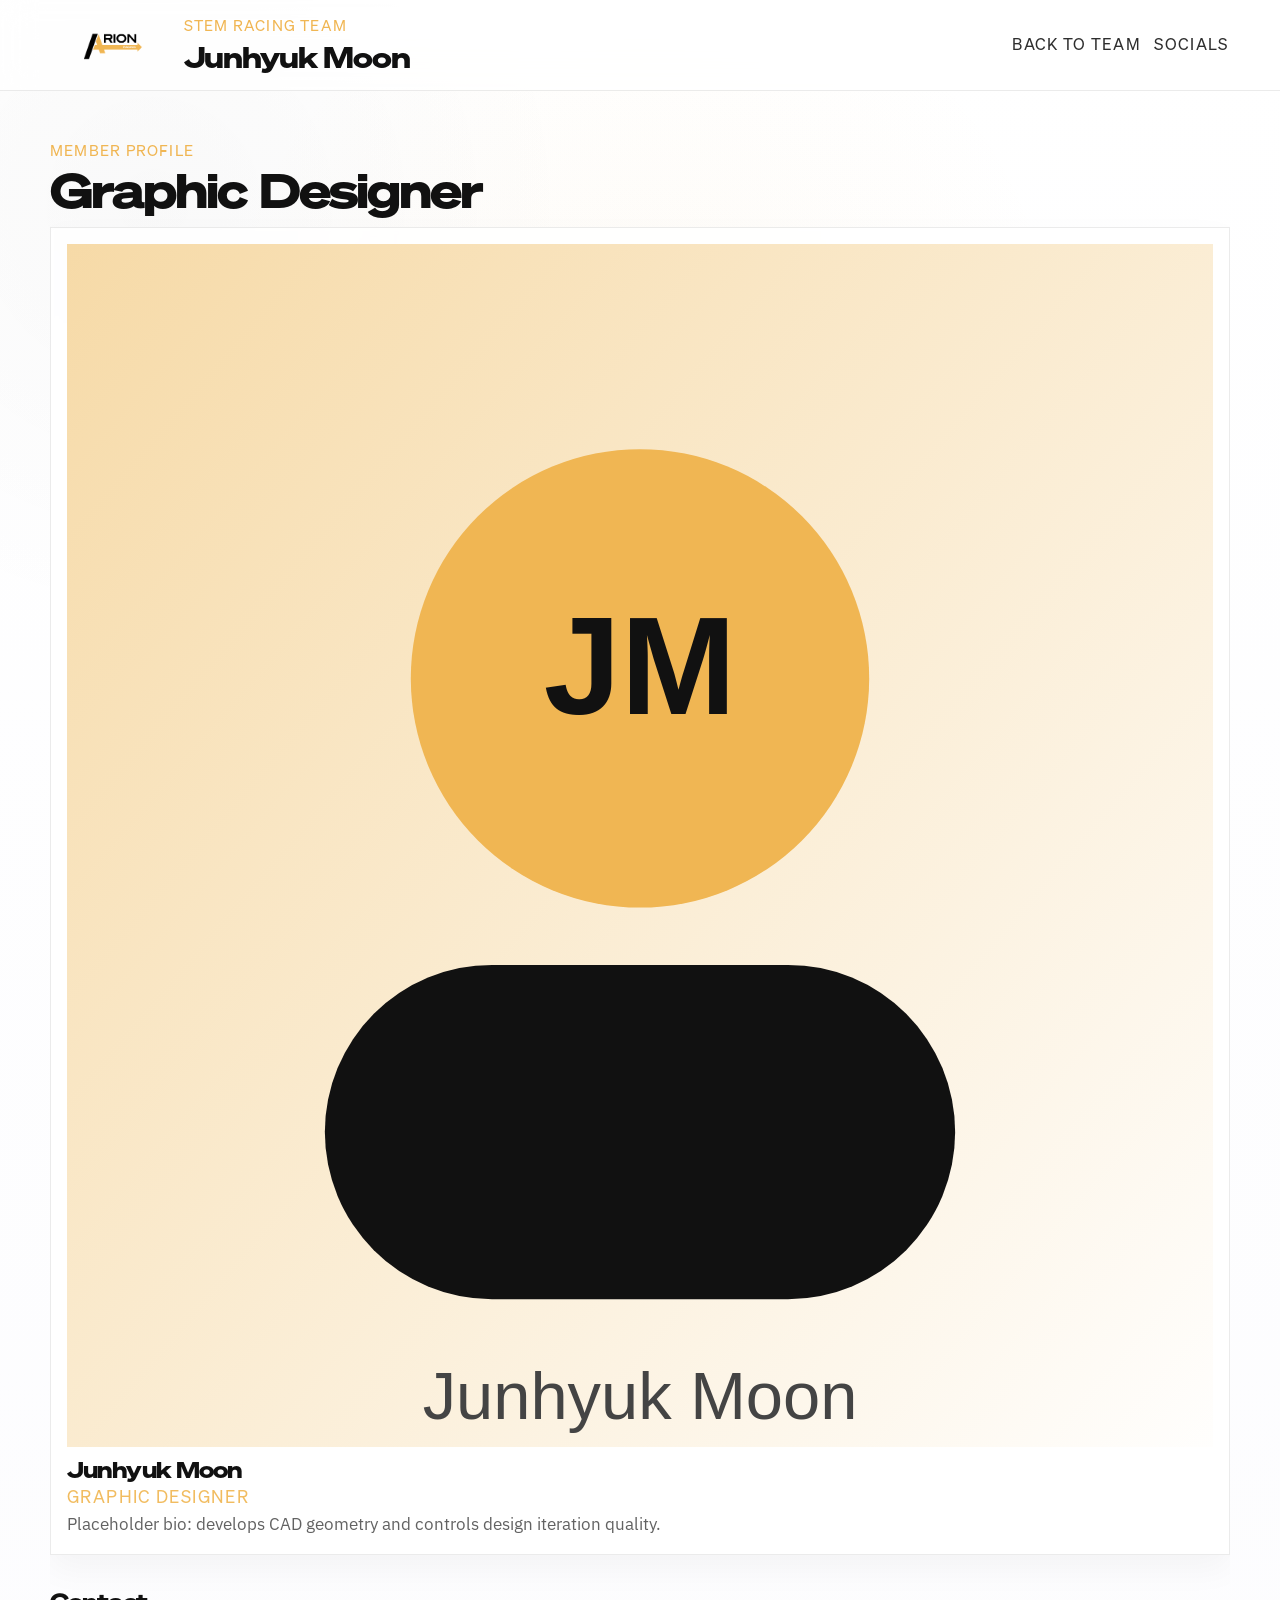
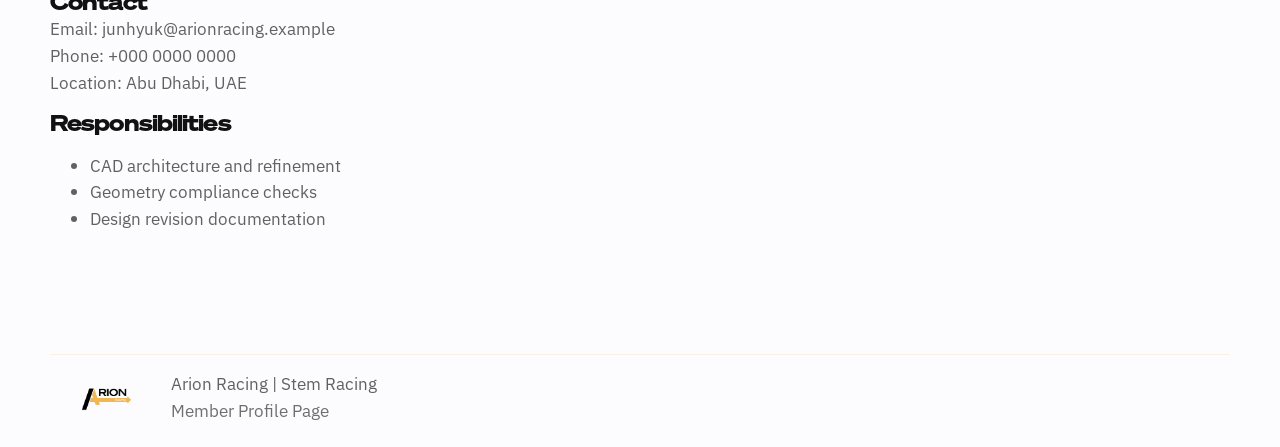
<file: member-junhyuk.html>
<!DOCTYPE html>
<html lang="en">
  <head>
    <meta charset="UTF-8" />
    <meta name="viewport" content="width=device-width, initial-scale=1.0" />
    <title>Junhyuk Moon | Arion Racing</title>
    <meta name="description" content="Junhyuk Moon profile page for Arion Racing Stem Racing." />
    <link rel="preconnect" href="https://fonts.googleapis.com" />
    <link rel="preconnect" href="https://fonts.gstatic.com" crossorigin />
    <link href="https://fonts.googleapis.com/css2?family=IBM+Plex+Sans:wght@400;500;600;700&display=swap" rel="stylesheet" />
    <link rel="stylesheet" href="styles.css" />
  </head>
  <body>
    <header class="site-header">
      <div class="site-header-inner">
        <div class="brand-wrap">
          <img class="logo-mark" src="assets/arion-racing.png" alt="Arion Racing logo" />
          <div>
            <p class="kicker">Stem Racing Team</p>
            <h1>Junhyuk Moon</h1>
          </div>
        </div>
        <nav class="top-nav" aria-label="Main navigation">
          <a href="index.html#team">Back To Team</a>
          <a href="socials.html">Socials</a>
        </nav>
      </div>
    </header>

    <main>
      <section class="section reveal visible">
        <div class="section-head">
          <p class="kicker">Member Profile</p>
          <h2>Graphic Designer</h2>
        </div>
        <div class="model-layout">
          <article class="member-card interactive-3d">
            <img src="assets/junhyuk.svg" alt="Junhyuk Moon" loading="lazy" />
            <h3>Junhyuk Moon</h3>
            <p class="role">Graphic Designer</p>
            <p>Placeholder bio: develops CAD geometry and controls design iteration quality.</p>
          </article>
          <article class="section interactive-3d">
            <h3>Contact</h3>
            <p>Email: junhyuk@arionracing.example</p>
            <p>Phone: +000 0000 0000</p>
            <p>Location: Abu Dhabi, UAE</p>
            <h3 style="margin-top:0.7rem;">Responsibilities</h3>
            <ul>
              <li>CAD architecture and refinement</li>
              <li>Geometry compliance checks</li>
              <li>Design revision documentation</li>
            </ul>
          </article>
        </div>
      </section>
    </main>

    <footer class="site-footer">
      <div class="footer-brand">
        <img class="logo-mark footer-logo" src="assets/arion-racing.png" alt="Arion Racing logo" />
        <div>
          <p>Arion Racing | Stem Racing</p>
          <p class="muted">Member Profile Page</p>
        </div>
      </div>
    </footer>

    <script src="script.js"></script>
  </body>
</html>
</file>
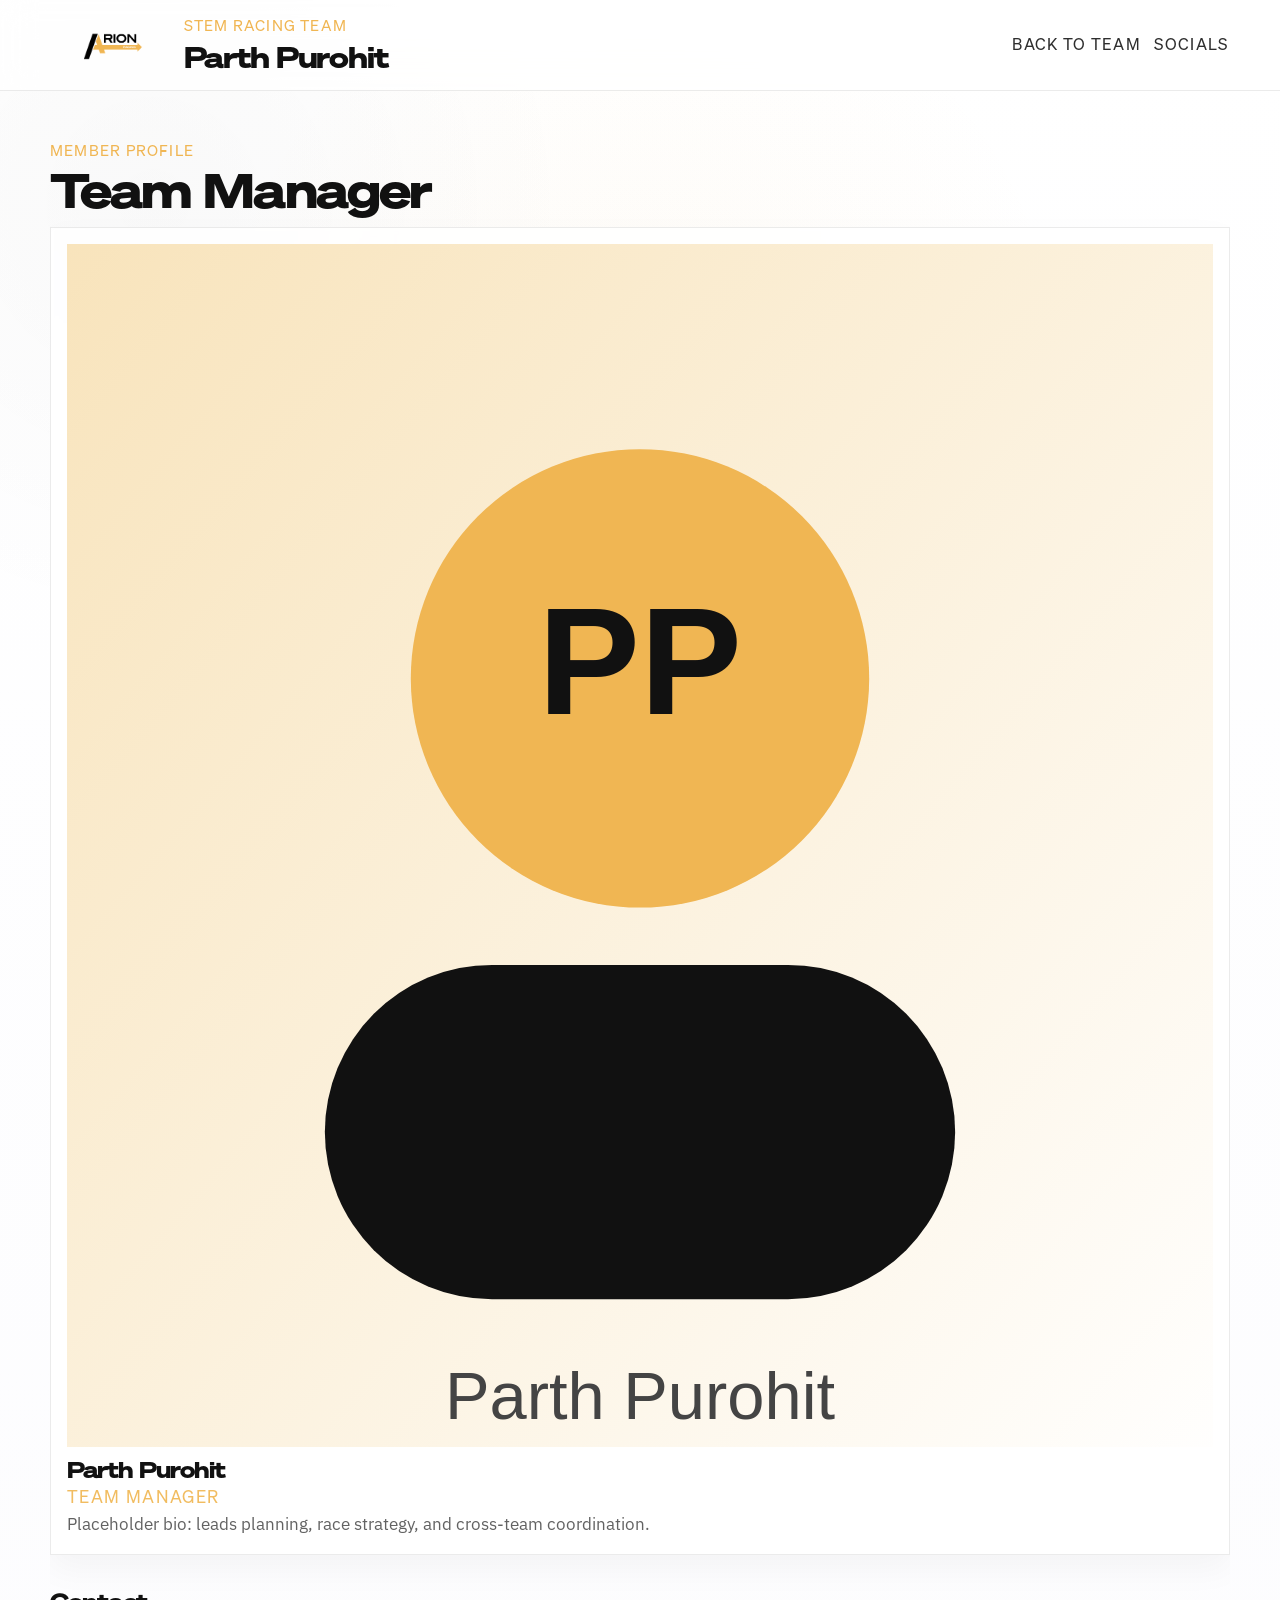
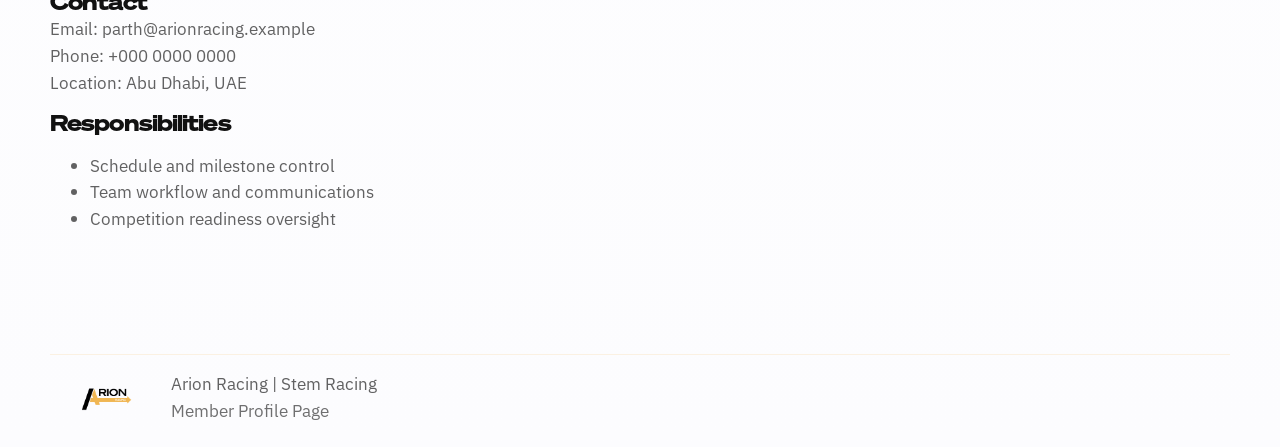
<file: member-parth.html>
<!DOCTYPE html>
<html lang="en">
  <head>
    <meta charset="UTF-8" />
    <meta name="viewport" content="width=device-width, initial-scale=1.0" />
    <title>Parth Purohit | Arion Racing</title>
    <meta name="description" content="Parth Purohit profile page for Arion Racing Stem Racing." />
    <link rel="preconnect" href="https://fonts.googleapis.com" />
    <link rel="preconnect" href="https://fonts.gstatic.com" crossorigin />
    <link href="https://fonts.googleapis.com/css2?family=IBM+Plex+Sans:wght@400;500;600;700&display=swap" rel="stylesheet" />
    <link rel="stylesheet" href="styles.css" />
  </head>
  <body>
    <header class="site-header">
      <div class="site-header-inner">
        <div class="brand-wrap">
          <img class="logo-mark" src="assets/arion-racing.png" alt="Arion Racing logo" />
          <div>
            <p class="kicker">Stem Racing Team</p>
            <h1>Parth Purohit</h1>
          </div>
        </div>
        <nav class="top-nav" aria-label="Main navigation">
          <a href="index.html#team">Back To Team</a>
          <a href="socials.html">Socials</a>
        </nav>
      </div>
    </header>

    <main>
      <section class="section reveal visible">
        <div class="section-head">
          <p class="kicker">Member Profile</p>
          <h2>Team Manager</h2>
        </div>
        <div class="model-layout">
          <article class="member-card interactive-3d">
            <img src="assets/parth.svg" alt="Parth Purohit" loading="lazy" />
            <h3>Parth Purohit</h3>
            <p class="role">Team Manager</p>
            <p>Placeholder bio: leads planning, race strategy, and cross-team coordination.</p>
          </article>
          <article class="section interactive-3d">
            <h3>Contact</h3>
            <p>Email: parth@arionracing.example</p>
            <p>Phone: +000 0000 0000</p>
            <p>Location: Abu Dhabi, UAE</p>
            <h3 style="margin-top:0.7rem;">Responsibilities</h3>
            <ul>
              <li>Schedule and milestone control</li>
              <li>Team workflow and communications</li>
              <li>Competition readiness oversight</li>
            </ul>
          </article>
        </div>
      </section>
    </main>

    <footer class="site-footer">
      <div class="footer-brand">
        <img class="logo-mark footer-logo" src="assets/arion-racing.png" alt="Arion Racing logo" />
        <div>
          <p>Arion Racing | Stem Racing</p>
          <p class="muted">Member Profile Page</p>
        </div>
      </div>
    </footer>

    <script src="script.js"></script>
  </body>
</html>
</file>
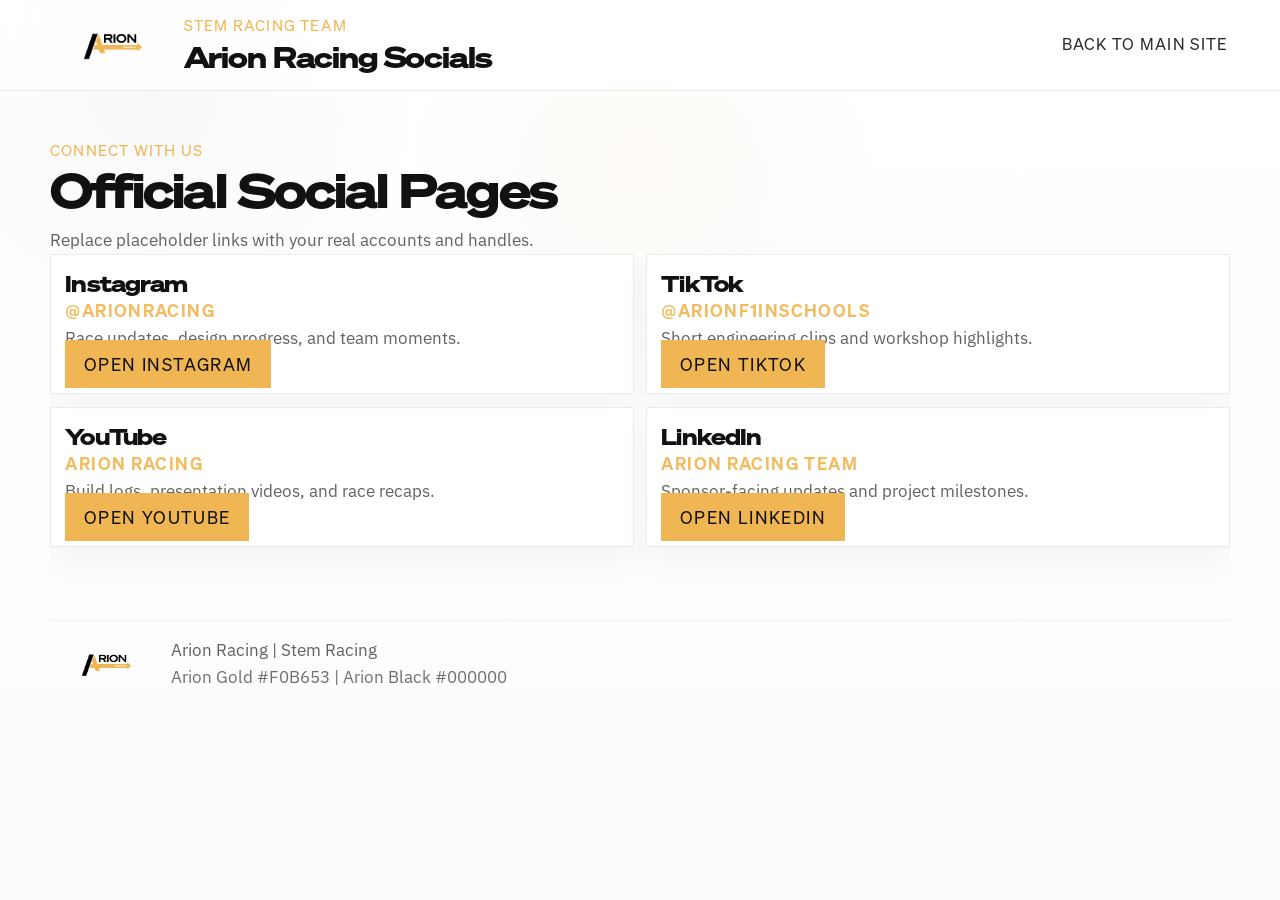
<file: socials.html>
<!DOCTYPE html>
<html lang="en">
  <head>
    <meta charset="UTF-8" />
    <meta name="viewport" content="width=device-width, initial-scale=1.0" />
    <title>Arion Racing | Socials</title>
    <meta name="description" content="Arion Racing social channels and community updates." />
    <link rel="preconnect" href="https://fonts.googleapis.com" />
    <link rel="preconnect" href="https://fonts.gstatic.com" crossorigin />
    <link href="https://fonts.googleapis.com/css2?family=IBM+Plex+Sans:wght@400;500;600;700&display=swap" rel="stylesheet" />
    <link rel="stylesheet" href="styles.css" />
  </head>
  <body>
    <header class="site-header">
      <div class="site-header-inner">
        <div class="brand-wrap">
          <img class="logo-mark" src="assets/arion-racing.png" alt="Arion Racing logo" />
          <div>
            <p class="kicker">Stem Racing Team</p>
            <h1>Arion Racing Socials</h1>
          </div>
        </div>
        <nav class="top-nav" aria-label="Main navigation">
          <a href="index.html">Back To Main Site</a>
        </nav>
      </div>
    </header>

    <main class="socials-main">
      <section class="section reveal visible">
        <div class="section-head">
          <p class="kicker">Connect With Us</p>
          <h2>Official Social Pages</h2>
        </div>
        <p class="lead">
          Replace placeholder links with your real accounts and handles.
        </p>
        <div class="social-card-grid">
          <article class="social-card interactive-3d">
            <h3>Instagram</h3>
            <p class="social-handle">@arionracing</p>
            <p>Race updates, design progress, and team moments.</p>
            <p><a class="button-link" href="#">Open Instagram</a></p>
          </article>
          <article class="social-card interactive-3d">
            <h3>TikTok</h3>
            <p class="social-handle">@arionf1inschools</p>
            <p>Short engineering clips and workshop highlights.</p>
            <p><a class="button-link" href="#">Open TikTok</a></p>
          </article>
          <article class="social-card interactive-3d">
            <h3>YouTube</h3>
            <p class="social-handle">Arion Racing</p>
            <p>Build logs, presentation videos, and race recaps.</p>
            <p><a class="button-link" href="#">Open YouTube</a></p>
          </article>
          <article class="social-card interactive-3d">
            <h3>LinkedIn</h3>
            <p class="social-handle">Arion Racing Team</p>
            <p>Sponsor-facing updates and project milestones.</p>
            <p><a class="button-link" href="#">Open LinkedIn</a></p>
          </article>
        </div>
      </section>
    </main>

    <footer class="site-footer">
      <div class="footer-brand">
        <img class="logo-mark footer-logo" src="assets/arion-racing.png" alt="Arion Racing logo" />
        <div>
          <p>Arion Racing | Stem Racing</p>
          <p class="muted">Arion Gold #F0B653 | Arion Black #000000</p>
        </div>
      </div>
    </footer>

    <script src="script.js"></script>
  </body>
</html>
</file>
<file: styles.css>
:root {
  --arion-gold: #f0b653;
  --arion-black: #000000;
  --bg: #ffffff;
  --bg-soft: #f6f8fc;
  --surface: rgba(255, 255, 255, 0.96);
  --surface-soft: rgba(0, 0, 0, 0.03);
  --line: rgba(0, 0, 0, 0.1);
  --text: #111111;
  --muted: rgba(17, 17, 17, 0.66);
  --radius: 6px;
  --shadow: 0 18px 40px rgba(17, 17, 17, 0.06);
}

* { box-sizing: border-box; }
html, body { margin: 0; padding: 0; scroll-behavior: smooth; }

body {
  font-family: "IBM Plex Sans", sans-serif;
  color: var(--text);
  background:
    radial-gradient(circle at var(--mx, 50%) var(--my, 18%), rgba(240, 182, 83, 0.05), transparent 24%),
    radial-gradient(circle at 12% 10%, rgba(0, 0, 0, 0.022), transparent 20%),
    linear-gradient(180deg, #ffffff 0%, #fcfcfe 100%);
  min-height: 100vh;
  overflow-x: hidden;
}

#scroll-progress {
  position: fixed;
  inset: 0 auto auto 0;
  height: 4px;
  width: 0;
  z-index: 1000;
  background: linear-gradient(90deg, #000000, #f0b653);
}

#particle-field {
  position: fixed;
  inset: 0;
  width: 100%;
  height: 100%;
  z-index: 0;
  pointer-events: none;
  opacity: 0.78;
  mix-blend-mode: normal;
}

h1, h2, h3, h4 {
  font-family: "Test Sohne Breit", "IBM Plex Sans", sans-serif;
  letter-spacing: -0.04em;
}

.kicker,
.top-nav a,
.button-link,
.story-step-label,
.stat-label,
.role,
.logo-box,
.social-handle,
button[type="submit"] {
  font-family: "Test Sohne", "IBM Plex Sans", sans-serif;
  text-transform: uppercase;
  letter-spacing: 0.08em;
}

.site-header, main, .site-footer, .socials-main {
  position: relative;
  z-index: 2;
}

.site-header {
  width: 100%;
  margin-inline: 0;
  position: sticky;
  top: 0;
  z-index: 120;
  padding: 0.9rem 0;
  border-bottom: 1px solid rgba(0, 0, 0, 0.08);
  background: rgba(255, 255, 255, 0.72);
  backdrop-filter: blur(16px);
  -webkit-backdrop-filter: blur(16px);
}

.site-header-inner,
main,
.site-footer,
.socials-main {
  width: min(1180px, 94vw);
  margin-inline: auto;
}

.site-header-inner {
  display: flex;
  justify-content: space-between;
  align-items: center;
  gap: 1rem;
}

.brand-wrap { display: flex; align-items: center; gap: 0.85rem; }
.logo-mark {
  width: 120px;
  height: 52px;
  border-radius: 0;
  object-fit: contain;
  background: transparent;
  border: 0;
  padding: 0;
}
.kicker {
  margin: 0;
  color: rgba(240, 182, 83, 1);
  font-size: 0.95rem;
}
h1 { margin: 0; font-size: clamp(1.3rem, 2.4vw, 1.8rem); }

.top-nav { display: flex; flex-wrap: wrap; gap: 0.65rem; }
.top-nav a {
  text-decoration: none;
  color: rgba(17, 17, 17, 0.88);
  background: transparent;
  border: 0;
  border-bottom: 1px solid transparent;
  border-radius: 0;
  padding: 0.2rem 0.1rem 0.28rem;
  transition: transform 220ms cubic-bezier(0.22, 1, 0.36, 1), border-color 220ms ease, color 220ms ease, opacity 220ms ease;
}
.top-nav a:hover, .top-nav a.active {
  transform: translateY(-2px) scale(1.01);
  color: #f0b653;
  border-bottom-color: #f0b653;
  opacity: 1;
}

main, .socials-main {
  display: grid;
  gap: 1rem;
  padding: 1rem 0 2.6rem;
}

.section {
  --glow: 0;
  position: relative;
  overflow: hidden;
  background: transparent;
  border: 0;
  border-radius: 0;
  padding: clamp(1.1rem, 3vw, 2rem) 0;
  box-shadow: none;
}
.section::before,
.section::after {
  content: none;
}

.stage {
  min-height: 82vh;
  display: grid;
  align-content: center;
}
.hero { position: relative; overflow: hidden; }
.hero-bg-lines {
  position: absolute;
  inset: 0;
  background-image: linear-gradient(to right, rgba(0,0,0,0.045) 1px, transparent 1px);
  background-size: 28px 100%;
  opacity: 0.35;
  pointer-events: none;
}
h2 { margin: 0.2rem 0 0.5rem; font-size: clamp(1.8rem, 5vw, 3rem); line-height: 1.02; }
h3 { margin: 0; font-size: clamp(1.1rem, 2.2vw, 1.4rem); }
p, li, label, input, select, textarea, button { font-size: 1.08rem; }
p, li { margin: 0; color: var(--muted); line-height: 1.55; }
.lead { max-width: 72ch; }

.hero-actions { margin-top: 1rem; display: flex; gap: 1rem; flex-wrap: wrap; }
.button-link {
  position: relative;
  overflow: hidden;
  text-decoration: none;
  border-radius: 0;
  padding: 0.72rem 1.1rem;
  border: 1px solid rgba(240, 182, 83, 0.95);
  background: var(--arion-gold);
  color: #111111;
  transition: transform 220ms cubic-bezier(0.22, 1, 0.36, 1), box-shadow 220ms ease, background-color 220ms ease, border-color 220ms ease;
}
.button-link.ghost {
  background: transparent;
  border-color: rgba(240, 182, 83, 0.28);
  color: #111111;
}
.button-link:hover {
  transform: translateY(-2px) scale(1.01);
  box-shadow: none;
}

.button-link.hercules-link {
  margin-top: 0.8rem;
  border: 1px solid rgba(240, 182, 83, 0.55);
  background:
    linear-gradient(120deg, rgba(255, 255, 255, 0.96), rgba(255, 255, 255, 0.96)) padding-box,
    linear-gradient(120deg, #ff4d4d, #ffb84d, #fff45d, #4ef08a, #4d67ff, #8c4dff, #ff4d4d) border-box;
  background-size: auto, 400% 400%;
  color: #111111;
  box-shadow: 0 10px 24px rgba(17, 17, 17, 0.08);
  transition:
    transform 220ms cubic-bezier(0.22, 1, 0.36, 1),
    box-shadow 220ms ease,
    background-position 700ms ease,
    border-color 220ms ease;
}

.button-link.hercules-link::before {
  content: "";
  position: absolute;
  inset: -2px;
  background: linear-gradient(120deg, rgba(255, 77, 77, 0.35), rgba(255, 184, 77, 0.35), rgba(255, 244, 93, 0.35), rgba(78, 240, 138, 0.35), rgba(77, 103, 255, 0.35), rgba(140, 77, 255, 0.35), rgba(255, 77, 77, 0.35));
  background-size: 400% 400%;
  opacity: 0;
  filter: blur(10px);
  transition: opacity 220ms ease;
  z-index: -1;
}

.button-link.hercules-link:hover {
  transform: translateY(-2px) scale(1.03);
  background-position: 0 0, 100% 50%;
  border-color: rgba(240, 182, 83, 0.72);
  box-shadow:
    0 14px 34px rgba(17, 17, 17, 0.1),
    0 0 24px rgba(240, 182, 83, 0.22);
}

.button-link.hercules-link:hover::before {
  opacity: 0.9;
  animation: rgb-aura 2.8s linear infinite;
}

@keyframes rgb-aura {
  0% { background-position: 0% 50%; }
  50% { background-position: 100% 50%; }
  100% { background-position: 0% 50%; }
}

.stats-row, .three-col, .team-grid, .sponsor-grid {
  display: grid;
  gap: 0.75rem;
  grid-template-columns: repeat(4, minmax(0, 1fr));
}
.stats-row {
  margin-top: 1.65rem;
  padding-top: 0.65rem;
}
.three-col { grid-template-columns: repeat(3, minmax(0, 1fr)); }
.team-grid, .sponsor-grid { grid-template-columns: repeat(3, minmax(0, 1fr)); }

.stat, .three-col article, .member-card, .viewer-shell, .model-side > *, .contact-form, .social-card {
  border: 1px solid rgba(0, 0, 0, 0.08);
  border-radius: 0;
  background: rgba(255, 255, 255, 0.82);
  backdrop-filter: blur(2px);
  padding: 1rem;
  box-shadow: 0 14px 32px rgba(17, 17, 17, 0.04);
}

.three-col article {
  min-height: 100%;
}

.member-card {
  padding-bottom: 1rem;
}
.stat-number {
  font-family: "Test Sohne Breit", "IBM Plex Sans", sans-serif;
  font-size: 2.45rem;
  line-height: 1;
  color: #f0b653;
}
.stat-label { font-size: 0.92rem; color: rgba(17, 17, 17, 0.66); }

.section-head { margin-bottom: 0.75rem; }

.sticky-story .story-grid {
  display: grid;
  grid-template-columns: minmax(0, 1fr) minmax(0, 1fr);
  gap: 1rem;
  align-items: start;
}

/* Keep sticky scrollytelling functional inside the section. */
.sticky-story {
  overflow: visible;
}

.story-sticky {
  position: sticky;
  top: 108px;
  align-self: start;
  min-height: 60vh;
}
.story-panel {
  min-height: 60vh;
  display: grid;
  align-content: center;
  gap: 0.6rem;
  transition: 0.45s ease;
}
.story-step-label {
  color: rgba(240, 182, 83, 0.92);
  letter-spacing: 0.07em;
}
.story-scroll { display: grid; gap: 22vh; padding: 16vh 0; }
.story-item {
  min-height: 58vh;
  border: 0;
  border-radius: 0;
  background: transparent;
}
.story-image { height: 240px; }

.gallery-grid {
  display: grid;
  grid-template-columns: repeat(4, minmax(0, 1fr));
  gap: 0.75rem;
}
.placeholder-image {
  border: 0;
  border-radius: 0;
  background: transparent;
  min-height: 180px;
  display: grid;
  place-items: center;
  color: rgba(240, 182, 83, 0.9);
  letter-spacing: 0.05em;
}
.placeholder-image.tall { min-height: 380px; }
.placeholder-image.wide { grid-column: span 2; min-height: 220px; }

.sponsor-tier-grid {
  display: grid;
  grid-template-columns: repeat(4, minmax(0, 1fr));
  gap: 1rem;
  margin: 1.15rem 0 1.4rem;
}

.tier-card {
  --tier-accent: #c9823a;
  --tier-accent-soft: rgba(201, 130, 58, 0.18);
  --tier-border: rgba(201, 130, 58, 0.22);
  position: relative;
  overflow: hidden;
  min-height: 460px;
  padding: 1.15rem;
  display: flex;
  flex-direction: column;
  gap: 0.8rem;
  border: 1px solid var(--tier-border);
  border-radius: 24px;
  background:
    linear-gradient(180deg, rgba(255, 255, 255, 0.88), rgba(250, 250, 252, 0.72)),
    radial-gradient(circle at top right, var(--tier-accent-soft), transparent 52%);
  box-shadow: 0 16px 34px rgba(17, 17, 17, 0.04);
}

.tier-card::before,
.tier-card::after {
  content: "";
  position: absolute;
  inset: -28%;
  pointer-events: none;
}

.tier-card::before {
  background: radial-gradient(circle at 20% 20%, var(--tier-accent-soft), transparent 54%);
  animation: tierAura 8s ease-in-out infinite;
}

.tier-card::after {
  inset: -40% -22%;
  background: linear-gradient(120deg, transparent 34%, rgba(255, 255, 255, 0.55) 48%, transparent 64%);
  opacity: 0.5;
  transform: translateX(-60%) rotate(11deg);
  animation: tierSheen 7s linear infinite;
}

.tier-card:hover {
  border-color: rgba(17, 17, 17, 0.16);
  box-shadow: 0 22px 44px rgba(17, 17, 17, 0.08);
}

.tier-header {
  position: relative;
  z-index: 1;
  display: flex;
  justify-content: space-between;
  align-items: flex-start;
  gap: 1rem;
}

.tier-label {
  margin: 0 0 0.35rem;
  color: rgba(17, 17, 17, 0.56);
  font-size: 0.8rem;
}

.tier-card h3 {
  margin: 0;
  font-size: clamp(1.9rem, 3vw, 2.45rem);
  line-height: 0.96;
}

.tier-icon {
  width: 3.1rem;
  height: 3.1rem;
  display: grid;
  place-items: center;
  border: 1px solid var(--tier-border);
  background: rgba(255, 255, 255, 0.6);
  color: var(--tier-accent);
  box-shadow:
    0 0 0 1px rgba(255, 255, 255, 0.5) inset,
    0 10px 20px rgba(17, 17, 17, 0.04),
    0 0 22px var(--tier-accent-soft);
  font-size: 1.15rem;
}

.tier-summary,
.tier-card .reward-list {
  position: relative;
  z-index: 1;
}

.tier-summary {
  max-width: 30ch;
  color: rgba(17, 17, 17, 0.78);
  font-size: 1rem;
  line-height: 1.6;
}

.reward-list {
  list-style: none;
  padding: 0;
  margin: 0;
  display: grid;
  gap: 0.7rem;
}

.reward-list li {
  position: relative;
  padding-left: 1.38rem;
  color: rgba(17, 17, 17, 0.78);
  line-height: 1.45;
  opacity: 0;
  transform: translateY(10px);
}

.reveal.visible .reward-list li {
  animation: rewardRise 700ms cubic-bezier(0.22, 1, 0.36, 1) both;
}

.reveal.visible .reward-list li:nth-child(2) { animation-delay: 80ms; }
.reveal.visible .reward-list li:nth-child(3) { animation-delay: 160ms; }
.reveal.visible .reward-list li:nth-child(4) { animation-delay: 240ms; }
.reveal.visible .reward-list li:nth-child(5) { animation-delay: 320ms; }
.reveal.visible .reward-list li:nth-child(6) { animation-delay: 400ms; }

.reward-list li::before {
  content: "";
  position: absolute;
  left: 0;
  top: 0.58em;
  width: 0.5rem;
  height: 0.5rem;
  border-radius: 999px;
  background: var(--tier-accent);
  box-shadow: 0 0 0 6px var(--tier-accent-soft);
}

.tier-core {
  --tier-accent: #c9823a;
  --tier-accent-soft: rgba(201, 130, 58, 0.18);
  --tier-border: rgba(201, 130, 58, 0.28);
}

.tier-plus {
  --tier-accent: #b8bec8;
  --tier-accent-soft: rgba(184, 190, 200, 0.18);
  --tier-border: rgba(184, 190, 200, 0.3);
}

.tier-pro {
  --tier-accent: #f0b653;
  --tier-accent-soft: rgba(240, 182, 83, 0.2);
  --tier-border: rgba(240, 182, 83, 0.32);
}

.tier-elite {
  --tier-accent: #4d67ff;
  --tier-accent-soft: rgba(77, 103, 255, 0.18);
  --tier-border: rgba(77, 103, 255, 0.34);
}

.sponsor-enquiry {
  margin-top: 1.1rem;
}

.sponsor-form {
  margin-top: 0.6rem;
}

.member-card img {
  width: 100%;
  aspect-ratio: 4 / 4.2;
  object-fit: cover;
  border-radius: 0;
  border: 0;
  margin-bottom: 0.5rem;
}
.role { color: rgba(240, 182, 83, 0.92); }
.logo-box {
  height: 64px;
  display: grid;
  place-items: center;
  border: 0;
  border-radius: 0;
  background: transparent;
  color: rgba(240, 182, 83, 0.9);
  margin-bottom: 0.45rem;
}

.contact-form {
  margin-top: 0.85rem;
  display: grid;
  grid-template-columns: repeat(2, minmax(0, 1fr));
  gap: 0.75rem;
  padding: 1.1rem;
}
.contact-form label { display: grid; gap: 0.33rem; color: #111; font-weight: 600; }
.contact-form .full { grid-column: 1 / -1; }
input, select, textarea {
  width: 100%;
  border: 0;
  border-bottom: 1px solid rgba(0, 0, 0, 0.14);
  border-radius: 0;
  background: transparent;
  color: var(--text);
  padding: 0.62rem 0;
  font-family: "IBM Plex Sans", sans-serif;
}
button[type="submit"] {
  width: fit-content;
  border: 1px solid rgba(240, 182, 83, 0.95);
  border-radius: 0;
  background: var(--arion-gold);
  color: #111111;
  font-weight: 700;
  padding: 0.48rem 1.2rem;
  cursor: pointer;
  transition: transform 220ms cubic-bezier(0.22, 1, 0.36, 1), box-shadow 220ms ease, background-color 220ms ease, border-color 220ms ease;
}
button[type="submit"]:hover {
  transform: translateY(-2px) scale(1.01);
  box-shadow: none;
}

.top-nav a:focus-visible,
.button-link:focus-visible,
button[type="submit"]:focus-visible {
  outline: 2px solid rgba(240, 182, 83, 0.95);
  outline-offset: 2px;
}

.member-link {
  margin-top: 0.55rem;
  width: fit-content;
  margin-left: auto;
  align-self: flex-end;
}
.member-card {
  display: flex;
  flex-direction: column;
}

.tier-platinum {
  border-left: 2px solid #89b7ff;
}
.tier-gold {
  border-left: 2px solid #d8af4c;
}
.tier-silver {
  border-left: 2px solid #c9ccd3;
}
.tier-bronze {
  border-left: 2px solid #c9a17e;
}

.interactive-3d {
  transform-style: preserve-3d;
  transition: transform 0.16s ease, box-shadow 0.16s ease;
  will-change: transform;
}

.site-footer {
  border-top: 1px solid rgba(240, 182, 83, 0.16);
  padding: 1rem 0 1.4rem;
}
.site-footer p { margin: 0; }
.footer-brand {
  display: flex;
  align-items: center;
  gap: 0.8rem;
}
.footer-logo {
  width: 108px;
  height: 44px;
  border-radius: 0;
}
.muted { color: rgba(17, 17, 17, 0.6); }

.reveal {
  opacity: 0;
  transform: translateY(24px);
  transition: opacity 0.6s ease, transform 0.6s ease;
}
.reveal.visible { opacity: 1; transform: translateY(0); }

.social-card-grid {
  display: grid;
  grid-template-columns: repeat(2, minmax(0, 1fr));
  gap: 0.8rem;
}
.social-card {
  padding: 0.9rem;
}
.social-handle { color: rgba(240, 182, 83, 0.92); font-weight: 700; }

@keyframes tierAura {
  0%, 100% {
    transform: translate3d(-3%, -2%, 0) scale(1);
    opacity: 0.55;
  }
  50% {
    transform: translate3d(4%, 3%, 0) scale(1.08);
    opacity: 0.82;
  }
}

@keyframes tierSheen {
  0% { transform: translateX(-70%) rotate(11deg); }
  100% { transform: translateX(70%) rotate(11deg); }
}

@keyframes rewardRise {
  from {
    opacity: 0;
    transform: translateY(10px);
  }
  to {
    opacity: 1;
    transform: translateY(0);
  }
}

@media (max-width: 1060px) {
  .stats-row, .gallery-grid { grid-template-columns: repeat(2, minmax(0, 1fr)); }
  .team-grid, .sponsor-grid, .sponsor-tier-grid, .three-col, .social-card-grid { grid-template-columns: repeat(2, minmax(0, 1fr)); }
  .model-layout, .sticky-story .story-grid { grid-template-columns: 1fr; }
  .story-sticky { position: relative; top: 0; min-height: auto; }
  .story-panel { min-height: 46vh; }
}

@media (max-width: 720px) {
  .site-header-inner { flex-direction: column; align-items: flex-start; }
  .stats-row, .gallery-grid, .team-grid, .sponsor-grid, .sponsor-tier-grid, .three-col, .contact-form, .social-card-grid {
    grid-template-columns: 1fr;
  }
  p, li, label, input, select, textarea, button { font-size: 1.08rem; }
}

@font-face {
  font-family: "Test Sohne Breit";
  src: url("assets/fonts/TestSohneBreit-Buch-BF663d89ca2ff42.otf") format("opentype");
  font-style: normal;
  font-weight: 400;
}

@font-face {
  font-family: "Test Sohne Breit";
  src: url("assets/fonts/TestSohneBreit-Fett-BF663d89ca84caa.otf") format("opentype");
  font-style: normal;
  font-weight: 700;
}

@font-face {
  font-family: "Test Sohne";
  src: url("assets/fonts/TestSohne-Buch-BF663d89cd32e6a.otf") format("opentype");
  font-style: normal;
  font-weight: 400;
}

@font-face {
  font-family: "Test Sohne";
  src: url("assets/fonts/TestSohne-Halbfett-BF663d89cd2d67b.otf") format("opentype");
  font-style: normal;
  font-weight: 600;
}
</file>
